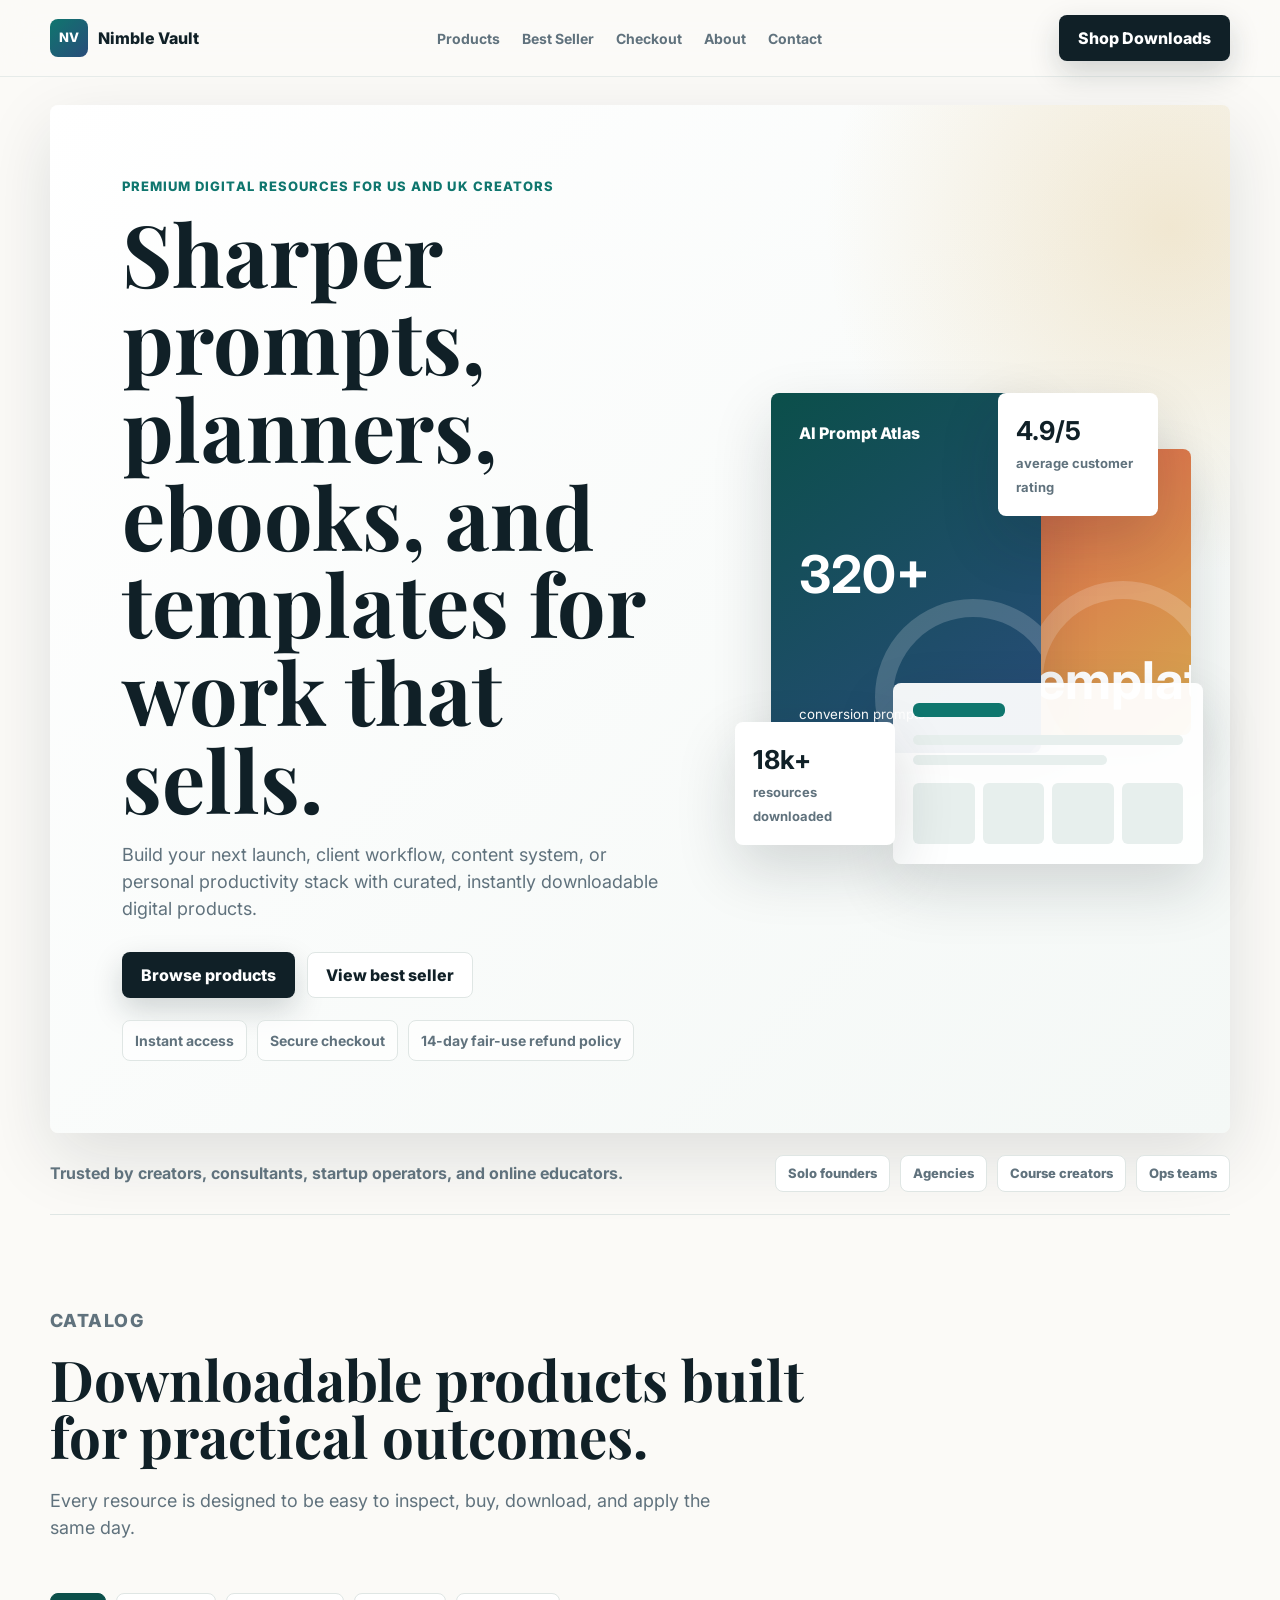
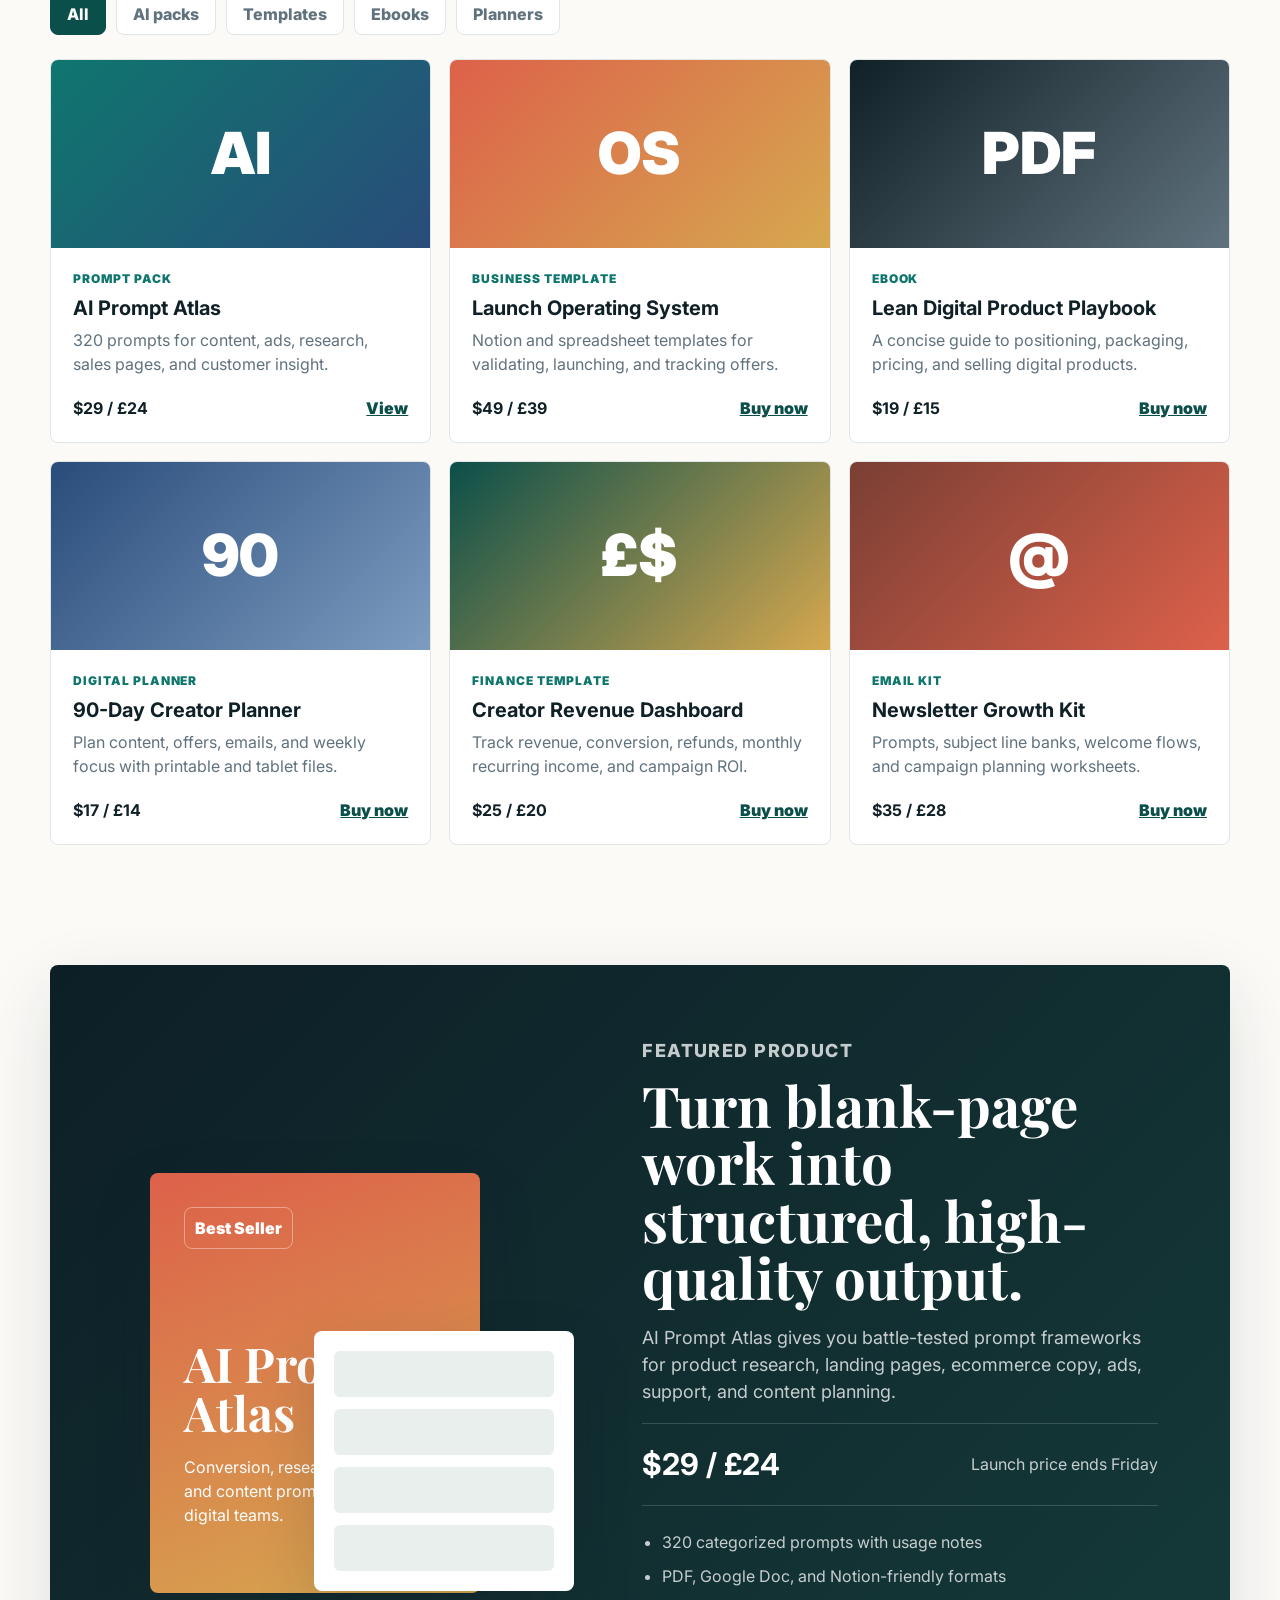
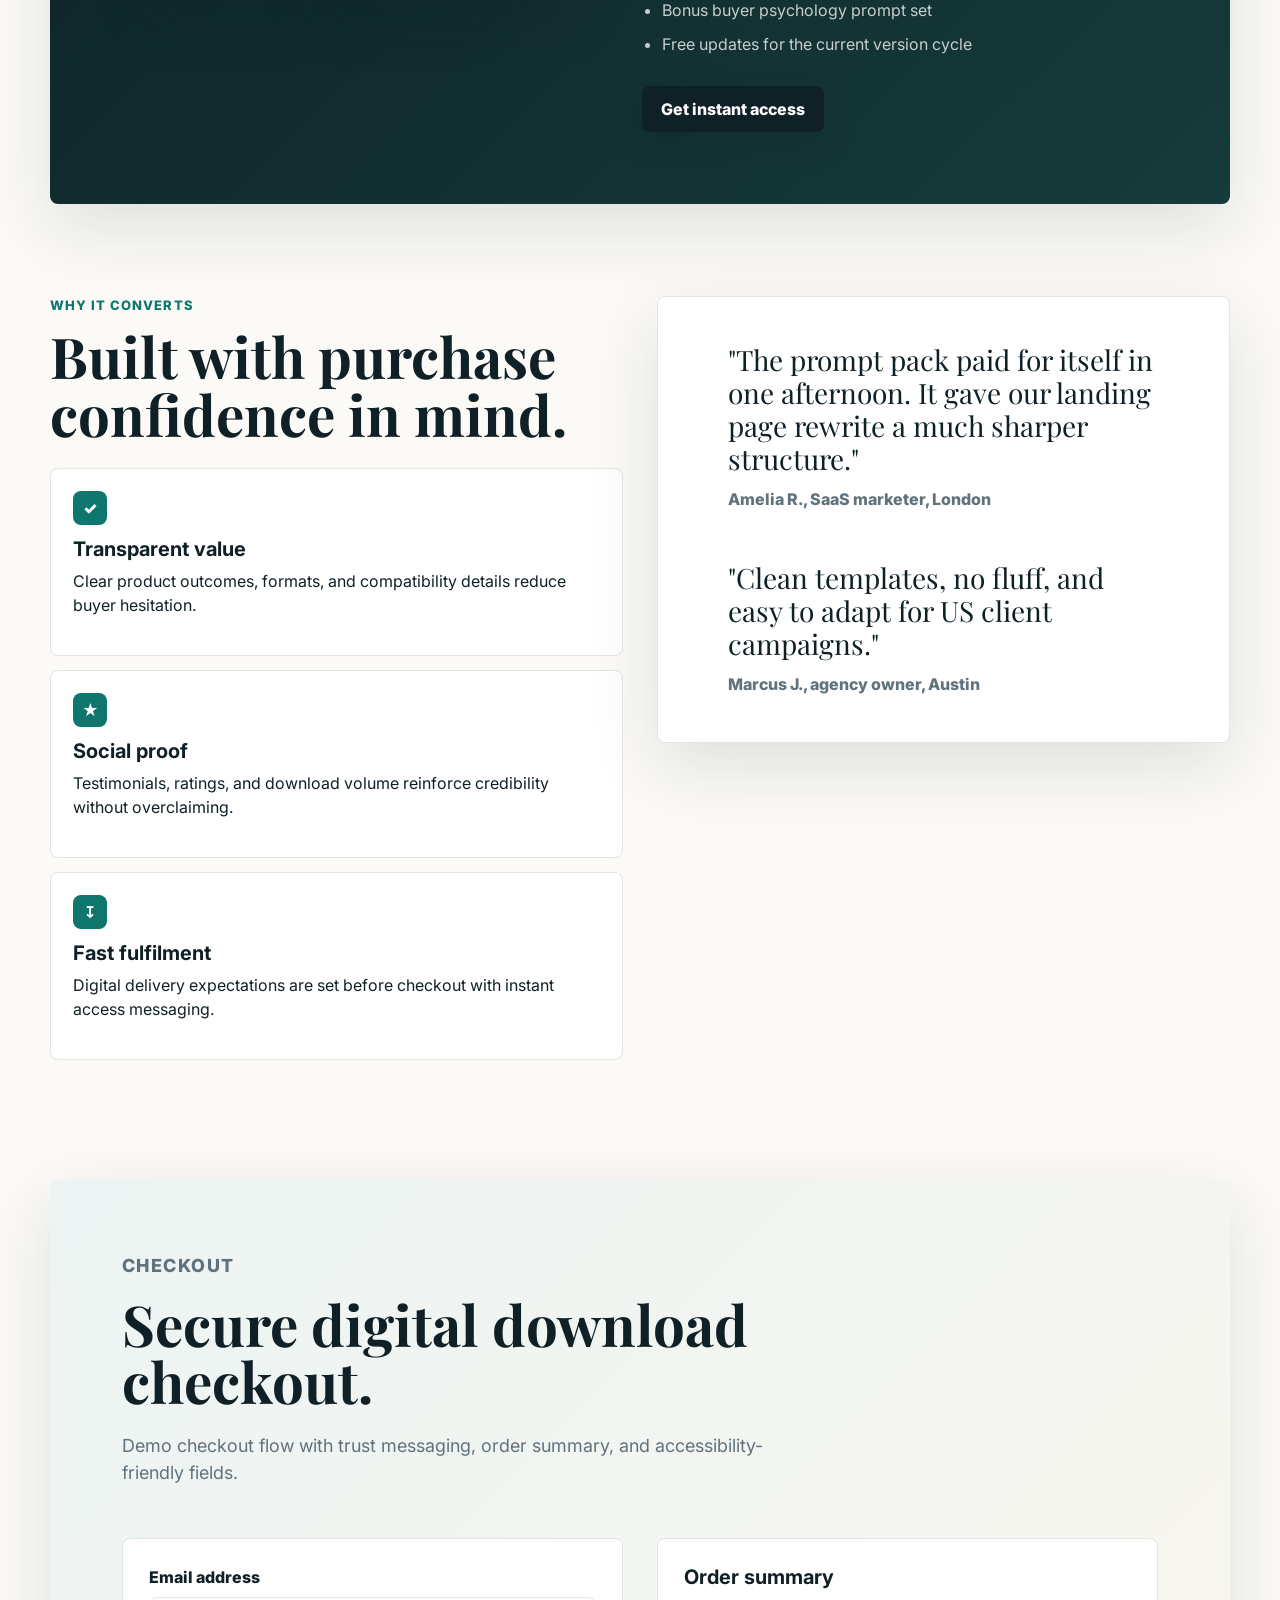
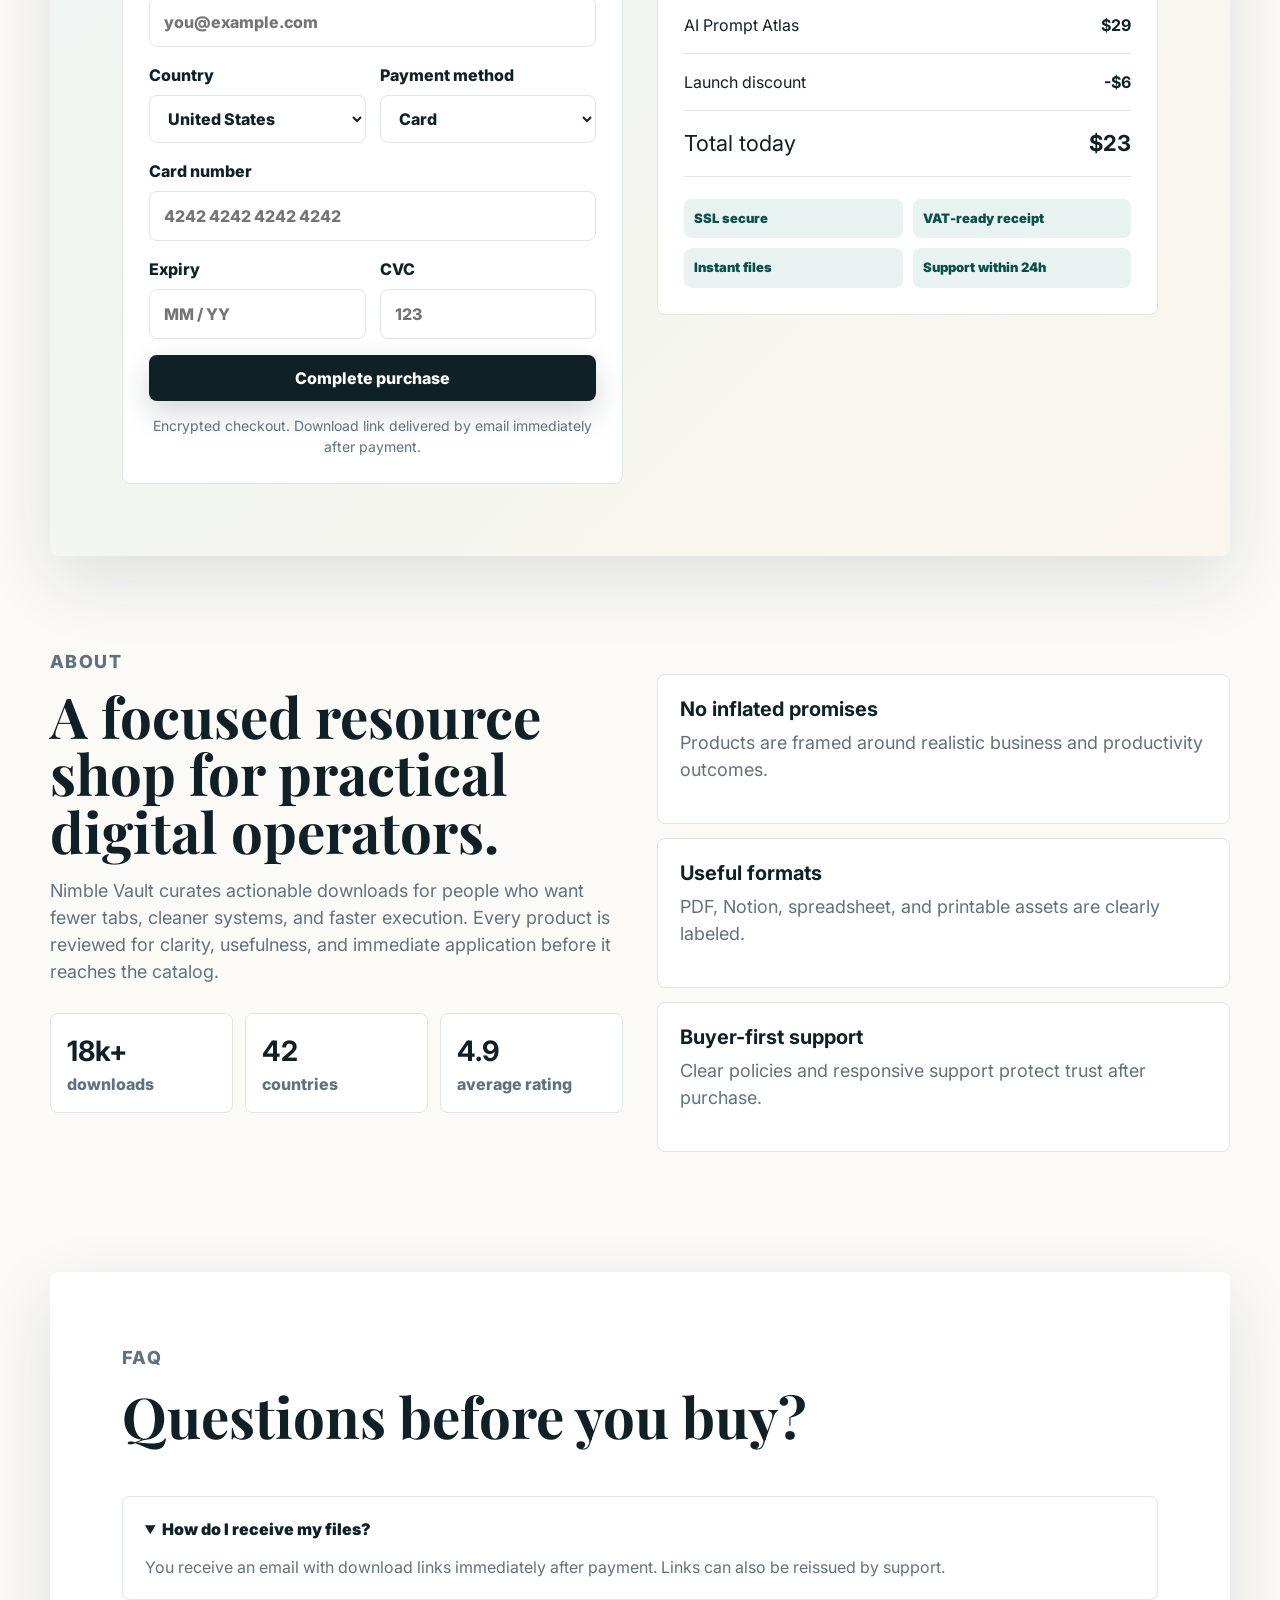
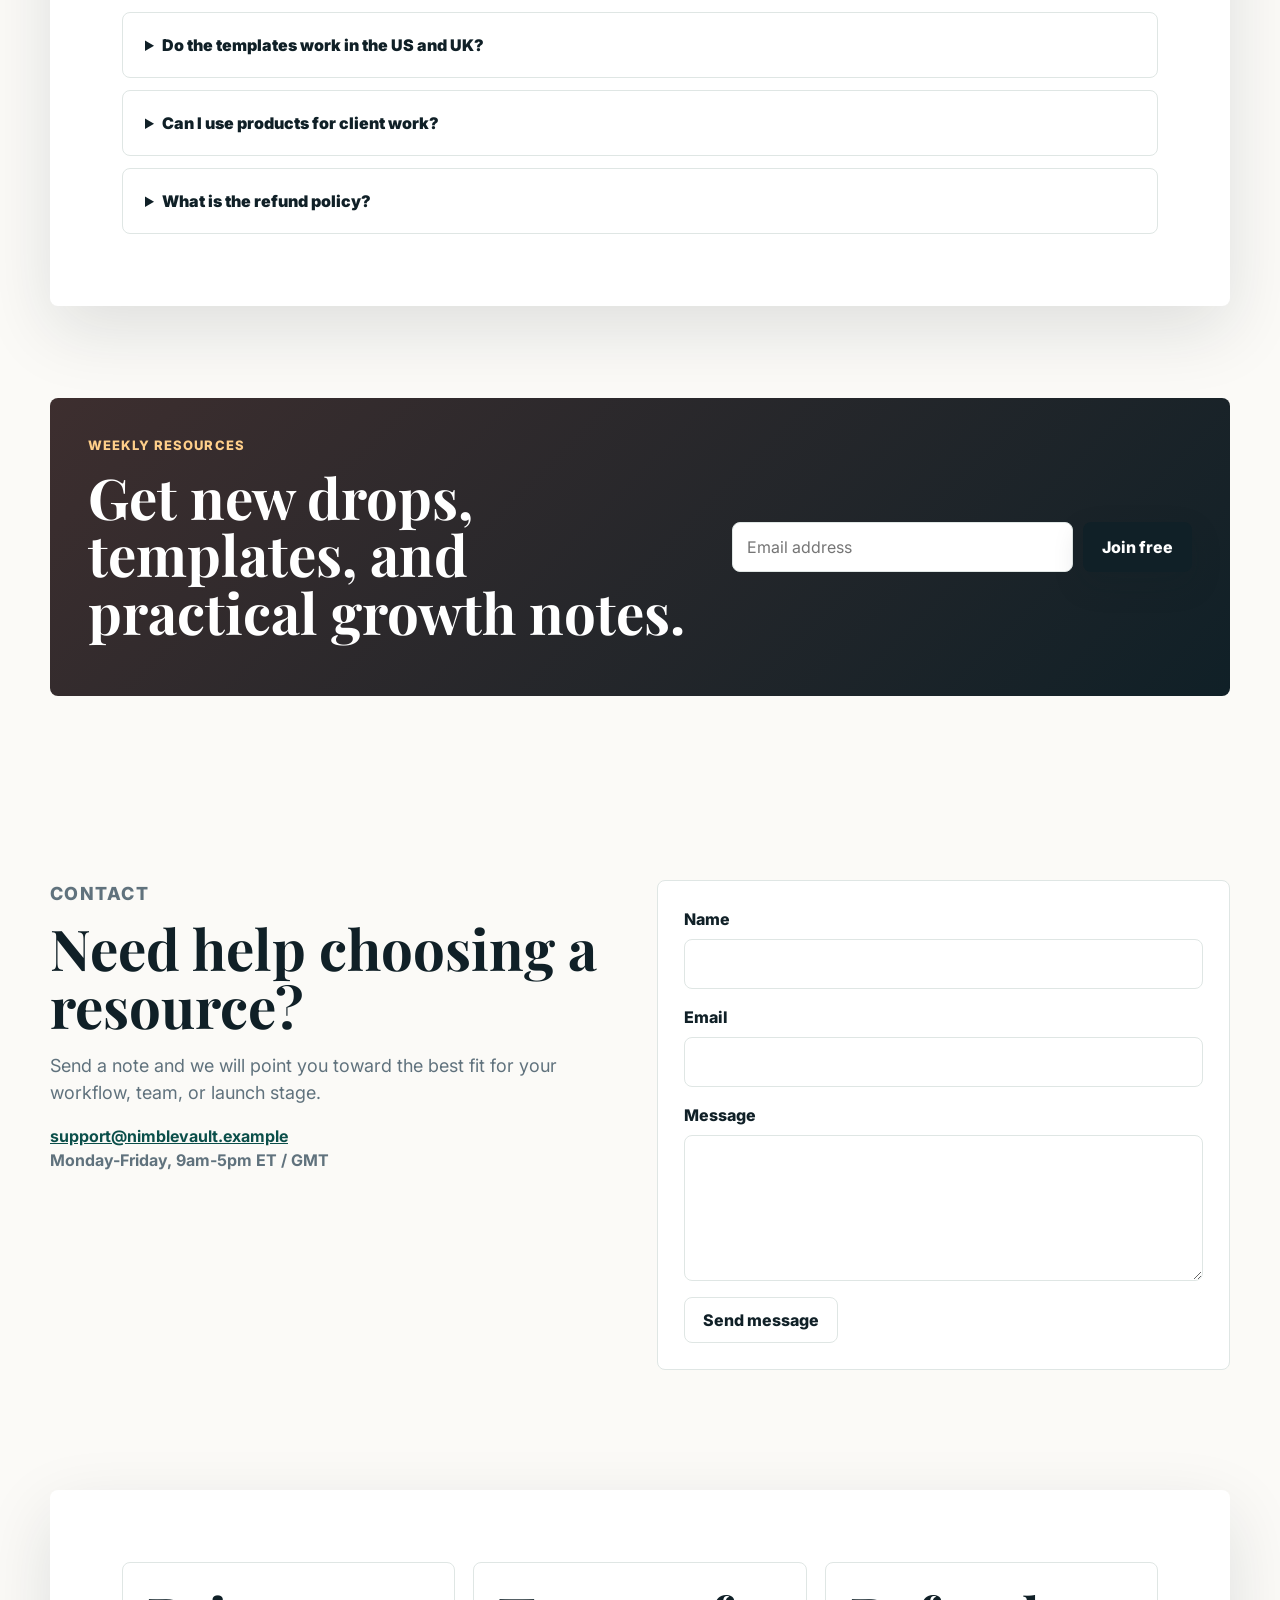
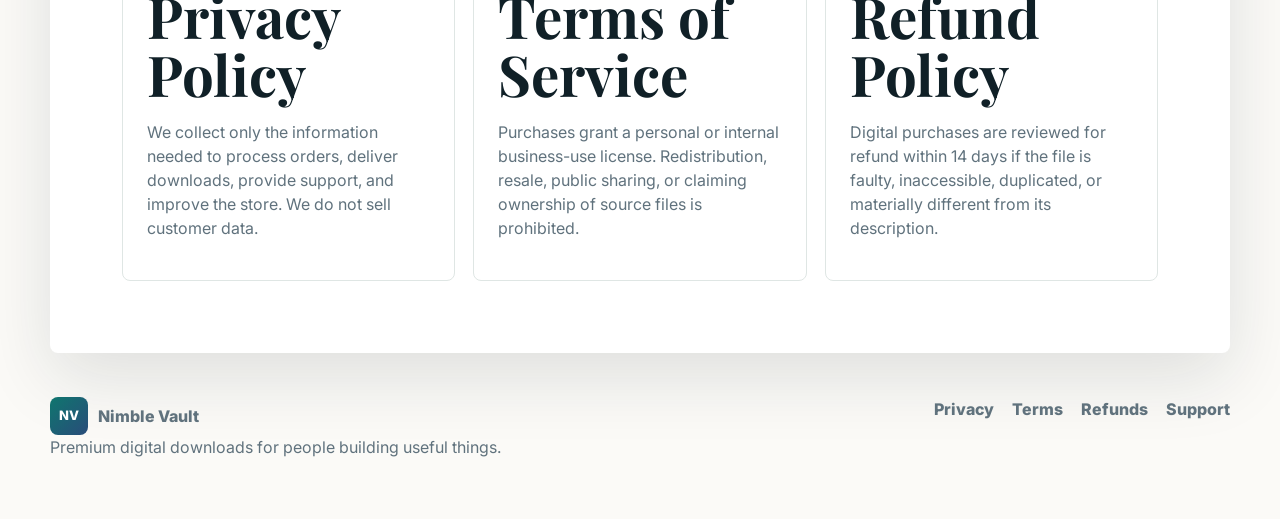
<file: index.html>
<!DOCTYPE html>
<html lang="en">
  <head>
    <meta charset="UTF-8" />
    <meta name="viewport" content="width=device-width, initial-scale=1.0" />
    <meta
      name="description"
      content="Curated AI prompt packs, ebooks, digital planners, and business templates for founders, creators, and modern teams."
    />
    <meta name="theme-color" content="#0b1820" />
    <meta property="og:title" content="Nimble Vault - Premium Digital Products" />
    <meta
      property="og:description"
      content="Download-ready resources built to help you ship better work faster."
    />
    <meta property="og:type" content="website" />
    <title>Nimble Vault | Premium Digital Products</title>
    <link rel="preconnect" href="https://fonts.googleapis.com" />
    <link rel="preconnect" href="https://fonts.gstatic.com" crossorigin />
    <link
      href="https://fonts.googleapis.com/css2?family=Inter:wght@400;500;600;700;800&family=Playfair+Display:wght@700&display=swap"
      rel="stylesheet"
    />
    <link rel="stylesheet" href="styles.css" />
  </head>
  <body>
    <a class="skip-link" href="#main">Skip to content</a>
    <header class="site-header" data-header>
      <nav class="nav" aria-label="Primary navigation">
        <a class="brand" href="#home" aria-label="Nimble Vault home">
          <span class="brand-mark" aria-hidden="true">NV</span>
          <span>Nimble Vault</span>
        </a>
        <button class="nav-toggle" type="button" aria-expanded="false" aria-controls="navMenu">
          <span class="sr-only">Open navigation</span>
          <span></span>
          <span></span>
          <span></span>
        </button>
        <div class="nav-menu" id="navMenu">
          <a href="catalog.html">Products</a>
          <a href="product-ai-prompt-atlas.html">Best Seller</a>
          <a href="checkout.html">Checkout</a>
          <a href="about.html">About</a>
          <a href="contact.html">Contact</a>
        </div>
        <a class="nav-cta" href="#catalog">Shop Downloads</a>
      </nav>
    </header>

    <main id="main">
      <section class="hero section-band" id="home">
        <div class="hero-copy reveal">
          <p class="eyebrow">Premium digital resources for US and UK creators</p>
          <h1>Sharper prompts, planners, ebooks, and templates for work that sells.</h1>
          <p class="hero-text">
            Build your next launch, client workflow, content system, or personal productivity stack with curated, instantly downloadable digital products.
          </p>
          <div class="hero-actions">
            <a class="button button-primary" href="#catalog">Browse products</a>
            <a class="button button-secondary" href="#product">View best seller</a>
          </div>
          <ul class="trust-strip" aria-label="Store assurances">
            <li>Instant access</li>
            <li>Secure checkout</li>
            <li>14-day fair-use refund policy</li>
          </ul>
        </div>

        <div class="hero-visual reveal" aria-label="Digital product bundle mockup">
          <div class="mockup-stack">
            <div class="product-cover cover-main">
              <span>AI Prompt Atlas</span>
              <strong>320+</strong>
              <small>conversion prompts</small>
            </div>
            <div class="product-cover cover-side">
              <span>Launch OS</span>
              <strong>Templates</strong>
            </div>
            <div class="screen-card">
              <div class="screen-top"></div>
              <div class="screen-line wide"></div>
              <div class="screen-line"></div>
              <div class="screen-grid">
                <span></span><span></span><span></span><span></span>
              </div>
            </div>
          </div>
          <div class="metric-card metric-one">
            <strong>4.9/5</strong>
            <span>average customer rating</span>
          </div>
          <div class="metric-card metric-two">
            <strong>18k+</strong>
            <span>resources downloaded</span>
          </div>
        </div>
      </section>

      <section class="proof-bar" aria-label="Customer proof">
        <p>Trusted by creators, consultants, startup operators, and online educators.</p>
        <div class="logo-row" aria-label="Audience groups">
          <span>Solo founders</span>
          <span>Agencies</span>
          <span>Course creators</span>
          <span>Ops teams</span>
        </div>
      </section>

      <section class="section" id="catalog">
        <div class="section-heading reveal">
          <p class="eyebrow">Catalog</p>
          <h2>Downloadable products built for practical outcomes.</h2>
          <p>
            Every resource is designed to be easy to inspect, buy, download, and apply the same day.
          </p>
        </div>
        <div class="catalog-tools reveal" aria-label="Product filters">
          <button class="filter-button active" type="button" data-filter="all">All</button>
          <button class="filter-button" type="button" data-filter="ai">AI packs</button>
          <button class="filter-button" type="button" data-filter="templates">Templates</button>
          <button class="filter-button" type="button" data-filter="ebooks">Ebooks</button>
          <button class="filter-button" type="button" data-filter="planners">Planners</button>
        </div>
        <div class="product-grid">
          <article class="product-card reveal" data-category="ai">
            <div class="product-art art-ai"><span>AI</span></div>
            <div class="product-body">
              <p class="product-type">Prompt pack</p>
              <h3>AI Prompt Atlas</h3>
              <p>320 prompts for content, ads, research, sales pages, and customer insight.</p>
              <div class="card-footer">
                <strong>$29 / £24</strong>
              <a href="product-ai-prompt-atlas.html">View</a>
              </div>
            </div>
          </article>
          <article class="product-card reveal" data-category="templates">
            <div class="product-art art-template"><span>OS</span></div>
            <div class="product-body">
              <p class="product-type">Business template</p>
              <h3>Launch Operating System</h3>
              <p>Notion and spreadsheet templates for validating, launching, and tracking offers.</p>
              <div class="card-footer">
                <strong>$49 / £39</strong>
                <a href="#checkout">Buy now</a>
              </div>
            </div>
          </article>
          <article class="product-card reveal" data-category="ebooks">
            <div class="product-art art-ebook"><span>PDF</span></div>
            <div class="product-body">
              <p class="product-type">Ebook</p>
              <h3>Lean Digital Product Playbook</h3>
              <p>A concise guide to positioning, packaging, pricing, and selling digital products.</p>
              <div class="card-footer">
                <strong>$19 / £15</strong>
                <a href="#checkout">Buy now</a>
              </div>
            </div>
          </article>
          <article class="product-card reveal" data-category="planners">
            <div class="product-art art-planner"><span>90</span></div>
            <div class="product-body">
              <p class="product-type">Digital planner</p>
              <h3>90-Day Creator Planner</h3>
              <p>Plan content, offers, emails, and weekly focus with printable and tablet files.</p>
              <div class="card-footer">
                <strong>$17 / £14</strong>
                <a href="#checkout">Buy now</a>
              </div>
            </div>
          </article>
          <article class="product-card reveal" data-category="templates">
            <div class="product-art art-finance"><span>£$</span></div>
            <div class="product-body">
              <p class="product-type">Finance template</p>
              <h3>Creator Revenue Dashboard</h3>
              <p>Track revenue, conversion, refunds, monthly recurring income, and campaign ROI.</p>
              <div class="card-footer">
                <strong>$25 / £20</strong>
                <a href="#checkout">Buy now</a>
              </div>
            </div>
          </article>
          <article class="product-card reveal" data-category="ai">
            <div class="product-art art-email"><span>@</span></div>
            <div class="product-body">
              <p class="product-type">Email kit</p>
              <h3>Newsletter Growth Kit</h3>
              <p>Prompts, subject line banks, welcome flows, and campaign planning worksheets.</p>
              <div class="card-footer">
                <strong>$35 / £28</strong>
                <a href="#checkout">Buy now</a>
              </div>
            </div>
          </article>
        </div>
      </section>

      <section class="product-detail section-band" id="product">
        <div class="detail-media reveal" aria-label="AI Prompt Atlas preview">
          <div class="detail-cover">
            <span>Best Seller</span>
            <h2>AI Prompt Atlas</h2>
            <p>Conversion, research, strategy, and content prompts for modern digital teams.</p>
          </div>
          <div class="preview-sheet">
            <span></span><span></span><span></span><span></span>
          </div>
        </div>
        <div class="detail-copy reveal">
          <p class="eyebrow">Featured product</p>
          <h2>Turn blank-page work into structured, high-quality output.</h2>
          <p>
            AI Prompt Atlas gives you battle-tested prompt frameworks for product research, landing pages, ecommerce copy, ads, support, and content planning.
          </p>
          <div class="price-row">
            <strong>$29 / £24</strong>
            <span>Launch price ends Friday</span>
          </div>
          <ul class="feature-list">
            <li>320 categorized prompts with usage notes</li>
            <li>PDF, Google Doc, and Notion-friendly formats</li>
            <li>Bonus buyer psychology prompt set</li>
            <li>Free updates for the current version cycle</li>
          </ul>
          <a class="button button-primary" href="#checkout">Get instant access</a>
        </div>
      </section>

      <section class="section split-section">
        <div class="reveal">
          <p class="eyebrow">Why it converts</p>
          <h2>Built with purchase confidence in mind.</h2>
          <div class="benefit-list">
            <article>
              <span class="icon" aria-hidden="true">✓</span>
              <h3>Transparent value</h3>
              <p>Clear product outcomes, formats, and compatibility details reduce buyer hesitation.</p>
            </article>
            <article>
              <span class="icon" aria-hidden="true">★</span>
              <h3>Social proof</h3>
              <p>Testimonials, ratings, and download volume reinforce credibility without overclaiming.</p>
            </article>
            <article>
              <span class="icon" aria-hidden="true">↧</span>
              <h3>Fast fulfilment</h3>
              <p>Digital delivery expectations are set before checkout with instant access messaging.</p>
            </article>
          </div>
        </div>
        <aside class="testimonial-panel reveal" aria-label="Customer testimonials">
          <figure>
            <blockquote>
              "The prompt pack paid for itself in one afternoon. It gave our landing page rewrite a much sharper structure."
            </blockquote>
            <figcaption>Amelia R., SaaS marketer, London</figcaption>
          </figure>
          <figure>
            <blockquote>
              "Clean templates, no fluff, and easy to adapt for US client campaigns."
            </blockquote>
            <figcaption>Marcus J., agency owner, Austin</figcaption>
          </figure>
        </aside>
      </section>

      <section class="checkout section-band" id="checkout">
        <div class="section-heading reveal">
          <p class="eyebrow">Checkout</p>
          <h2>Secure digital download checkout.</h2>
          <p>Demo checkout flow with trust messaging, order summary, and accessibility-friendly fields.</p>
        </div>
        <div class="checkout-layout">
          <form class="checkout-form reveal" aria-label="Checkout form">
            <label>
              Email address
              <input type="email" name="email" autocomplete="email" placeholder="you@example.com" required />
            </label>
            <div class="form-grid">
              <label>
                Country
                <select name="country" required>
                  <option>United States</option>
                  <option>United Kingdom</option>
                  <option>Canada</option>
                  <option>Australia</option>
                </select>
              </label>
              <label>
                Payment method
                <select name="payment" required>
                  <option>Card</option>
                  <option>PayPal</option>
                  <option>Apple Pay</option>
                  <option>Google Pay</option>
                </select>
              </label>
            </div>
            <label>
              Card number
              <input inputmode="numeric" autocomplete="cc-number" placeholder="4242 4242 4242 4242" required />
            </label>
            <div class="form-grid">
              <label>
                Expiry
                <input inputmode="numeric" autocomplete="cc-exp" placeholder="MM / YY" required />
              </label>
              <label>
                CVC
                <input inputmode="numeric" autocomplete="cc-csc" placeholder="123" required />
              </label>
            </div>
            <button class="button button-primary full-width" type="submit">Complete purchase</button>
            <p class="secure-note">Encrypted checkout. Download link delivered by email immediately after payment.</p>
          </form>
          <aside class="order-summary reveal" aria-label="Order summary">
            <h3>Order summary</h3>
            <div class="summary-item">
              <span>AI Prompt Atlas</span>
              <strong>$29</strong>
            </div>
            <div class="summary-item">
              <span>Launch discount</span>
              <strong>-$6</strong>
            </div>
            <div class="summary-total">
              <span>Total today</span>
              <strong>$23</strong>
            </div>
            <div class="badge-grid" aria-label="Trust badges">
              <span>SSL secure</span>
              <span>VAT-ready receipt</span>
              <span>Instant files</span>
              <span>Support within 24h</span>
            </div>
          </aside>
        </div>
      </section>

      <section class="section" id="about">
        <div class="about-layout">
          <div class="reveal">
            <p class="eyebrow">About</p>
            <h2>A focused resource shop for practical digital operators.</h2>
            <p>
              Nimble Vault curates actionable downloads for people who want fewer tabs, cleaner systems, and faster execution. Every product is reviewed for clarity, usefulness, and immediate application before it reaches the catalog.
            </p>
            <div class="stats">
              <span><strong>18k+</strong> downloads</span>
              <span><strong>42</strong> countries</span>
              <span><strong>4.9</strong> average rating</span>
            </div>
          </div>
          <div class="values reveal">
            <article>
              <h3>No inflated promises</h3>
              <p>Products are framed around realistic business and productivity outcomes.</p>
            </article>
            <article>
              <h3>Useful formats</h3>
              <p>PDF, Notion, spreadsheet, and printable assets are clearly labeled.</p>
            </article>
            <article>
              <h3>Buyer-first support</h3>
              <p>Clear policies and responsive support protect trust after purchase.</p>
            </article>
          </div>
        </div>
      </section>

      <section class="faq section-band" aria-label="Frequently asked questions">
        <div class="section-heading reveal">
          <p class="eyebrow">FAQ</p>
          <h2>Questions before you buy?</h2>
        </div>
        <div class="faq-list reveal">
          <details open>
            <summary>How do I receive my files?</summary>
            <p>You receive an email with download links immediately after payment. Links can also be reissued by support.</p>
          </details>
          <details>
            <summary>Do the templates work in the US and UK?</summary>
            <p>Yes. Products avoid region-specific legal or tax advice unless clearly labeled, and prices are shown in USD and GBP.</p>
          </details>
          <details>
            <summary>Can I use products for client work?</summary>
            <p>Yes, unless a product states otherwise. Reselling, redistributing, or repackaging the files is not permitted.</p>
          </details>
          <details>
            <summary>What is the refund policy?</summary>
            <p>Because files are digital, refunds are considered within 14 days when a product is faulty, misdescribed, or inaccessible.</p>
          </details>
        </div>
      </section>

      <section class="newsletter section" aria-label="Newsletter signup">
        <div class="newsletter-box reveal">
          <div>
            <p class="eyebrow">Weekly resources</p>
            <h2>Get new drops, templates, and practical growth notes.</h2>
          </div>
          <form class="newsletter-form">
            <label class="sr-only" for="newsletterEmail">Email address</label>
            <input id="newsletterEmail" type="email" placeholder="Email address" required />
            <button class="button button-primary" type="submit">Join free</button>
          </form>
        </div>
      </section>

      <section class="section" id="contact">
        <div class="contact-layout">
          <div class="reveal">
            <p class="eyebrow">Contact</p>
            <h2>Need help choosing a resource?</h2>
            <p>Send a note and we will point you toward the best fit for your workflow, team, or launch stage.</p>
            <address>
              <a href="mailto:support@nimblevault.example">support@nimblevault.example</a><br />
              Monday-Friday, 9am-5pm ET / GMT
            </address>
          </div>
          <form class="contact-form reveal">
            <label>
              Name
              <input type="text" name="name" autocomplete="name" required />
            </label>
            <label>
              Email
              <input type="email" name="contact-email" autocomplete="email" required />
            </label>
            <label>
              Message
              <textarea name="message" rows="5" required></textarea>
            </label>
            <button class="button button-secondary" type="submit">Send message</button>
          </form>
        </div>
      </section>

      <section class="policies section-band" aria-label="Store policies">
        <article id="privacy" class="policy-card reveal">
          <h2>Privacy Policy</h2>
          <p>We collect only the information needed to process orders, deliver downloads, provide support, and improve the store. We do not sell customer data.</p>
        </article>
        <article id="terms" class="policy-card reveal">
          <h2>Terms of Service</h2>
          <p>Purchases grant a personal or internal business-use license. Redistribution, resale, public sharing, or claiming ownership of source files is prohibited.</p>
        </article>
        <article id="refund" class="policy-card reveal">
          <h2>Refund Policy</h2>
          <p>Digital purchases are reviewed for refund within 14 days if the file is faulty, inaccessible, duplicated, or materially different from its description.</p>
        </article>
      </section>
    </main>

    <footer class="footer">
      <div>
        <a class="brand" href="#home">
          <span class="brand-mark" aria-hidden="true">NV</span>
          <span>Nimble Vault</span>
        </a>
        <p>Premium digital downloads for people building useful things.</p>
      </div>
      <nav aria-label="Footer navigation">
        <a href="privacy.html">Privacy</a>
        <a href="terms.html">Terms</a>
        <a href="refund.html">Refunds</a>
        <a href="contact.html">Support</a>
      </nav>
    </footer>

    <script src="script.js"></script>
  </body>
</html>
</file>
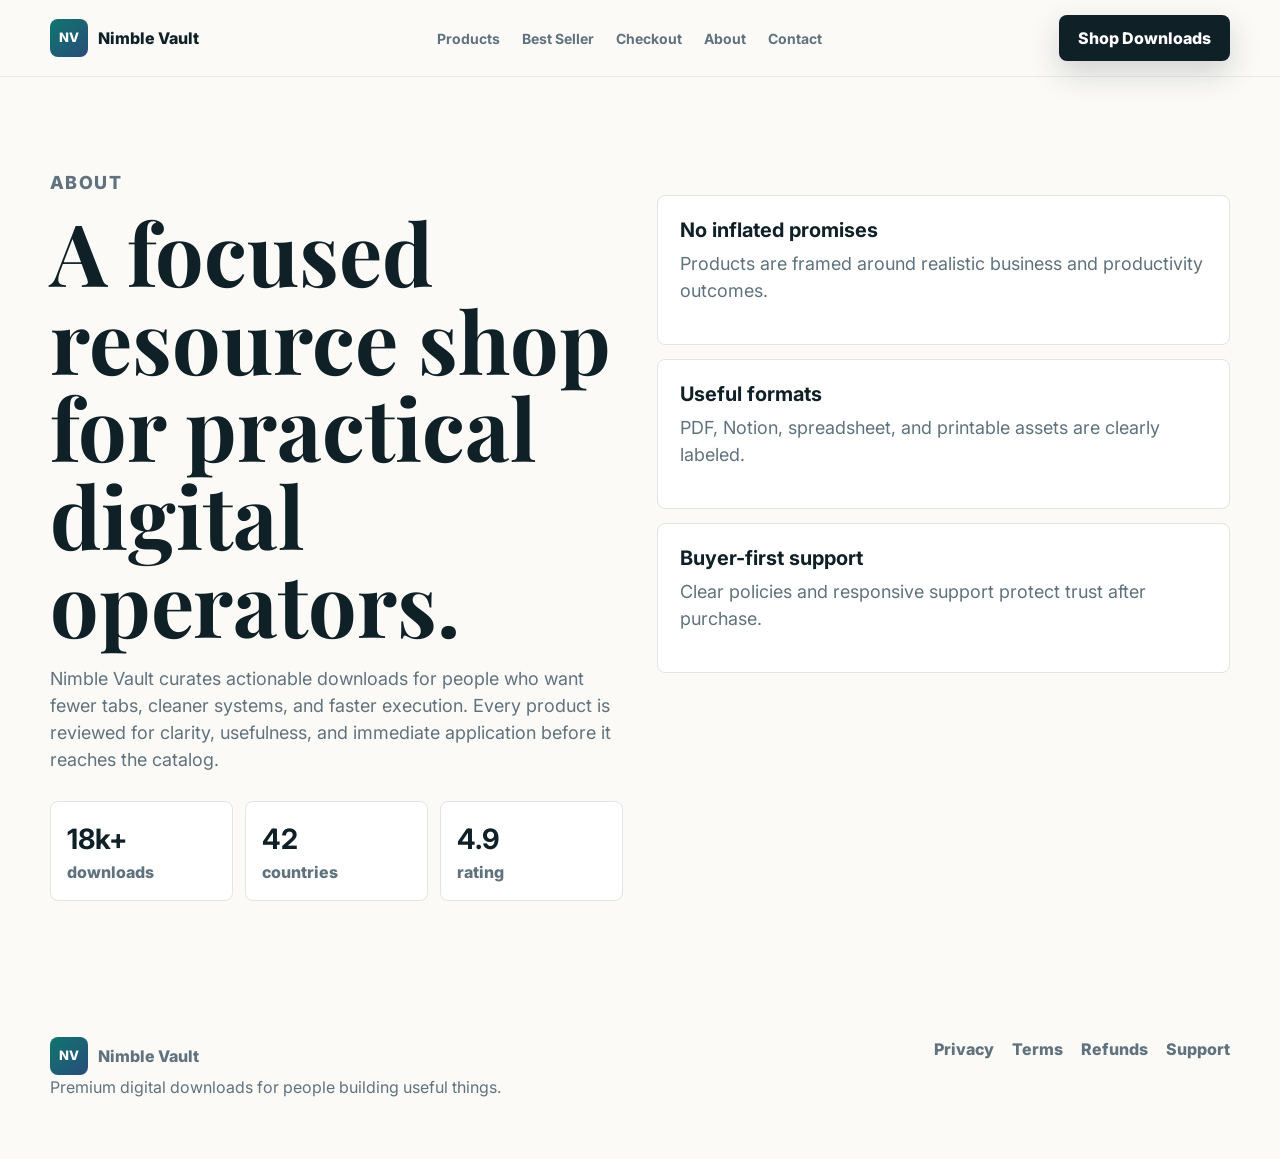
<file: about.html>
<!DOCTYPE html>
<html lang="en">
  <head><meta charset="UTF-8" /><meta name="viewport" content="width=device-width, initial-scale=1.0" /><meta name="description" content="About Nimble Vault, a premium digital resource shop." /><title>About | Nimble Vault</title><link rel="preconnect" href="https://fonts.googleapis.com" /><link rel="preconnect" href="https://fonts.gstatic.com" crossorigin /><link href="https://fonts.googleapis.com/css2?family=Inter:wght@400;500;600;700;800&family=Playfair+Display:wght@700&display=swap" rel="stylesheet" /><link rel="stylesheet" href="styles.css" /></head>
  <body><header class="site-header"><nav class="nav" aria-label="Primary navigation"><a class="brand" href="index.html"><span class="brand-mark" aria-hidden="true">NV</span><span>Nimble Vault</span></a><button class="nav-toggle" type="button" aria-expanded="false" aria-controls="navMenu"><span class="sr-only">Open navigation</span><span></span><span></span><span></span></button><div class="nav-menu" id="navMenu"><a href="catalog.html">Products</a><a href="product-ai-prompt-atlas.html">Best Seller</a><a href="checkout.html">Checkout</a><a href="about.html">About</a><a href="contact.html">Contact</a></div><a class="nav-cta" href="checkout.html">Shop Downloads</a></nav></header><main><section class="section about-layout"><div class="reveal"><p class="eyebrow">About</p><h1>A focused resource shop for practical digital operators.</h1><p>Nimble Vault curates actionable downloads for people who want fewer tabs, cleaner systems, and faster execution. Every product is reviewed for clarity, usefulness, and immediate application before it reaches the catalog.</p><div class="stats"><span><strong>18k+</strong> downloads</span><span><strong>42</strong> countries</span><span><strong>4.9</strong> rating</span></div></div><div class="values reveal"><article><h3>No inflated promises</h3><p>Products are framed around realistic business and productivity outcomes.</p></article><article><h3>Useful formats</h3><p>PDF, Notion, spreadsheet, and printable assets are clearly labeled.</p></article><article><h3>Buyer-first support</h3><p>Clear policies and responsive support protect trust after purchase.</p></article></div></section></main><footer class="footer"><div><a class="brand" href="index.html"><span class="brand-mark" aria-hidden="true">NV</span><span>Nimble Vault</span></a><p>Premium digital downloads for people building useful things.</p></div><nav aria-label="Footer navigation"><a href="privacy.html">Privacy</a><a href="terms.html">Terms</a><a href="refund.html">Refunds</a><a href="contact.html">Support</a></nav></footer><script src="script.js"></script></body>
</html>
</file>
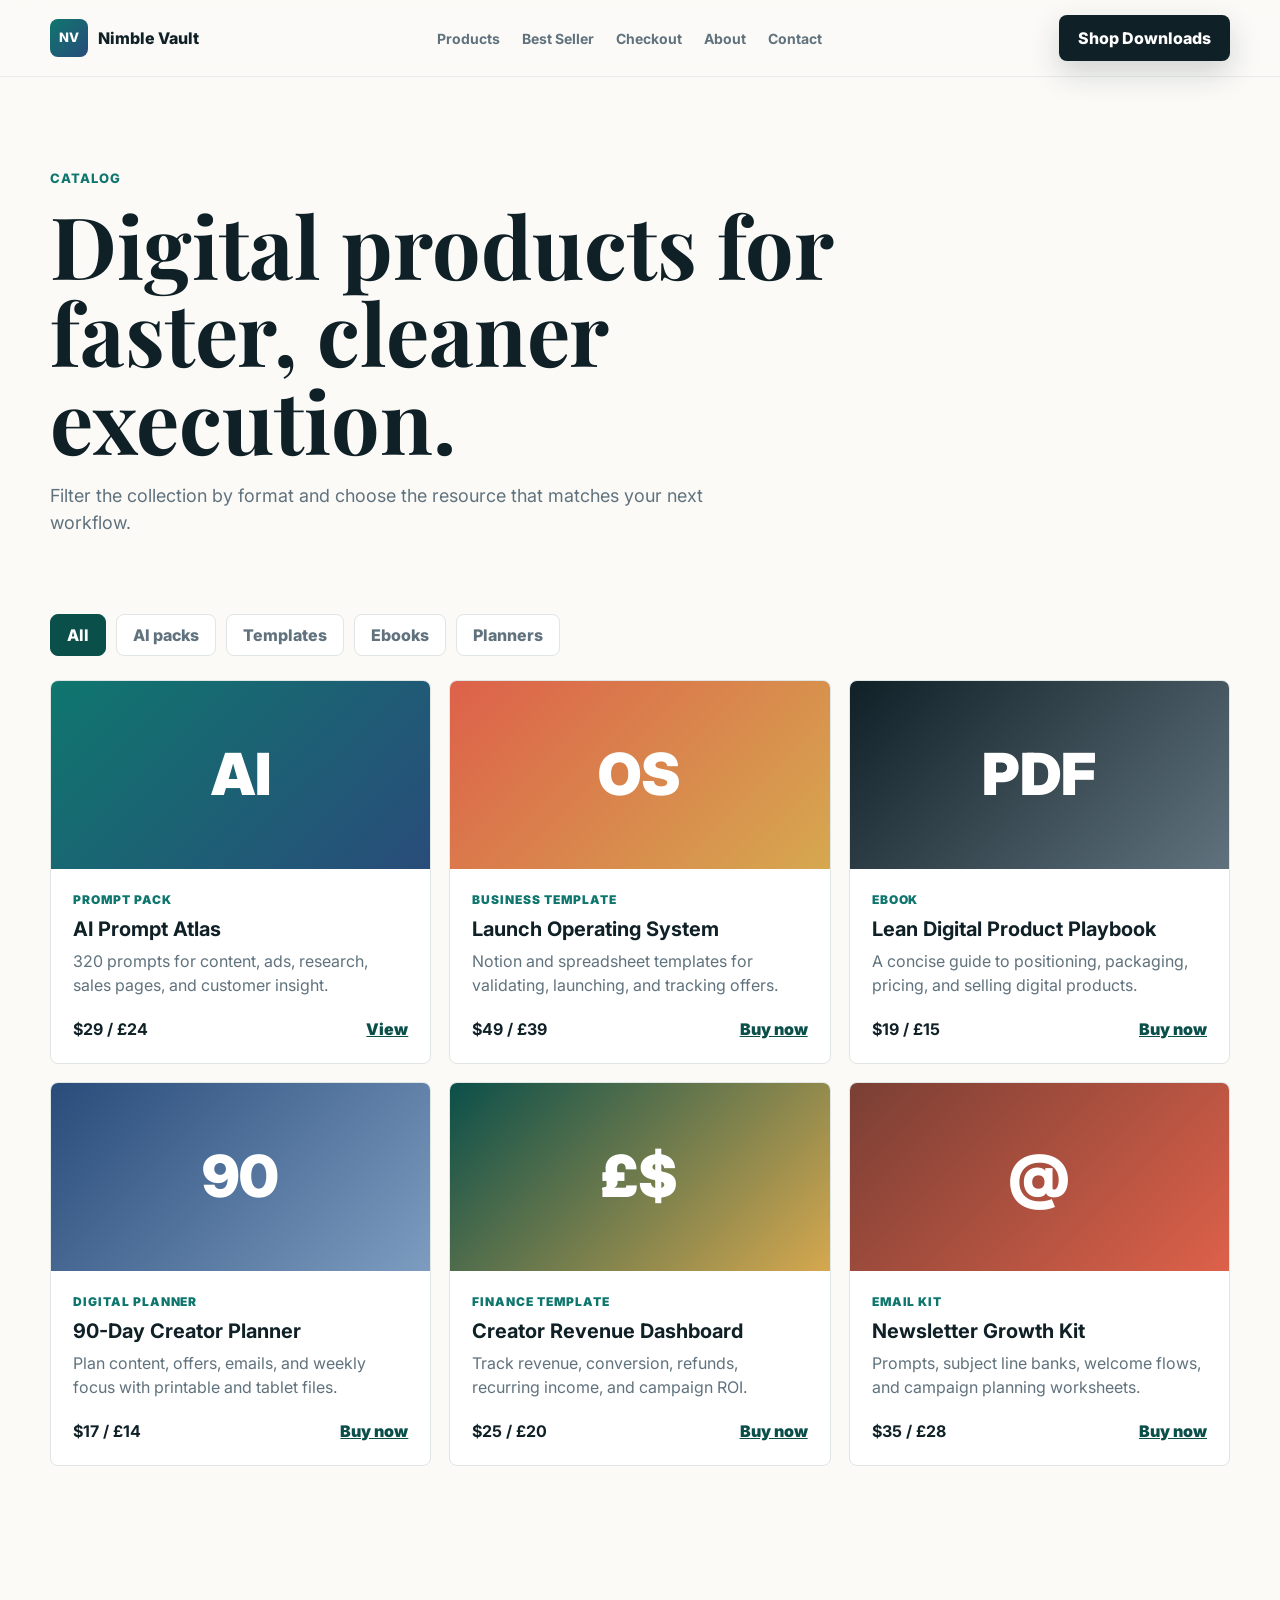
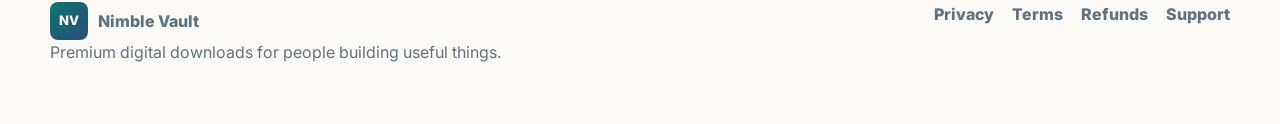
<file: catalog.html>
<!DOCTYPE html>
<html lang="en">
  <head>
    <meta charset="UTF-8" />
    <meta name="viewport" content="width=device-width, initial-scale=1.0" />
    <meta name="description" content="Browse Nimble Vault digital products: AI prompt packs, ebooks, planners, and templates." />
    <title>Catalog | Nimble Vault</title>
    <link rel="preconnect" href="https://fonts.googleapis.com" />
    <link rel="preconnect" href="https://fonts.gstatic.com" crossorigin />
    <link href="https://fonts.googleapis.com/css2?family=Inter:wght@400;500;600;700;800&family=Playfair+Display:wght@700&display=swap" rel="stylesheet" />
    <link rel="stylesheet" href="styles.css" />
  </head>
  <body>
    <header class="site-header" data-header>
      <nav class="nav" aria-label="Primary navigation">
        <a class="brand" href="index.html"><span class="brand-mark" aria-hidden="true">NV</span><span>Nimble Vault</span></a>
        <button class="nav-toggle" type="button" aria-expanded="false" aria-controls="navMenu"><span class="sr-only">Open navigation</span><span></span><span></span><span></span></button>
        <div class="nav-menu" id="navMenu">
          <a href="catalog.html">Products</a>
          <a href="product-ai-prompt-atlas.html">Best Seller</a>
          <a href="checkout.html">Checkout</a>
          <a href="about.html">About</a>
          <a href="contact.html">Contact</a>
        </div>
        <a class="nav-cta" href="checkout.html">Shop Downloads</a>
      </nav>
    </header>
    <main>
      <section class="section page-hero">
        <p class="eyebrow">Catalog</p>
        <h1>Digital products for faster, cleaner execution.</h1>
        <p class="hero-text">Filter the collection by format and choose the resource that matches your next workflow.</p>
      </section>
      <section class="section catalog-page">
        <div class="catalog-tools reveal" aria-label="Product filters">
          <button class="filter-button active" type="button" data-filter="all">All</button>
          <button class="filter-button" type="button" data-filter="ai">AI packs</button>
          <button class="filter-button" type="button" data-filter="templates">Templates</button>
          <button class="filter-button" type="button" data-filter="ebooks">Ebooks</button>
          <button class="filter-button" type="button" data-filter="planners">Planners</button>
        </div>
        <div class="product-grid">
          <article class="product-card reveal" data-category="ai"><div class="product-art art-ai"><span>AI</span></div><div class="product-body"><p class="product-type">Prompt pack</p><h3>AI Prompt Atlas</h3><p>320 prompts for content, ads, research, sales pages, and customer insight.</p><div class="card-footer"><strong>$29 / £24</strong><a href="product-ai-prompt-atlas.html">View</a></div></div></article>
          <article class="product-card reveal" data-category="templates"><div class="product-art art-template"><span>OS</span></div><div class="product-body"><p class="product-type">Business template</p><h3>Launch Operating System</h3><p>Notion and spreadsheet templates for validating, launching, and tracking offers.</p><div class="card-footer"><strong>$49 / £39</strong><a href="checkout.html">Buy now</a></div></div></article>
          <article class="product-card reveal" data-category="ebooks"><div class="product-art art-ebook"><span>PDF</span></div><div class="product-body"><p class="product-type">Ebook</p><h3>Lean Digital Product Playbook</h3><p>A concise guide to positioning, packaging, pricing, and selling digital products.</p><div class="card-footer"><strong>$19 / £15</strong><a href="checkout.html">Buy now</a></div></div></article>
          <article class="product-card reveal" data-category="planners"><div class="product-art art-planner"><span>90</span></div><div class="product-body"><p class="product-type">Digital planner</p><h3>90-Day Creator Planner</h3><p>Plan content, offers, emails, and weekly focus with printable and tablet files.</p><div class="card-footer"><strong>$17 / £14</strong><a href="checkout.html">Buy now</a></div></div></article>
          <article class="product-card reveal" data-category="templates"><div class="product-art art-finance"><span>£$</span></div><div class="product-body"><p class="product-type">Finance template</p><h3>Creator Revenue Dashboard</h3><p>Track revenue, conversion, refunds, recurring income, and campaign ROI.</p><div class="card-footer"><strong>$25 / £20</strong><a href="checkout.html">Buy now</a></div></div></article>
          <article class="product-card reveal" data-category="ai"><div class="product-art art-email"><span>@</span></div><div class="product-body"><p class="product-type">Email kit</p><h3>Newsletter Growth Kit</h3><p>Prompts, subject line banks, welcome flows, and campaign planning worksheets.</p><div class="card-footer"><strong>$35 / £28</strong><a href="checkout.html">Buy now</a></div></div></article>
        </div>
      </section>
    </main>
    <footer class="footer"><div><a class="brand" href="index.html"><span class="brand-mark" aria-hidden="true">NV</span><span>Nimble Vault</span></a><p>Premium digital downloads for people building useful things.</p></div><nav aria-label="Footer navigation"><a href="privacy.html">Privacy</a><a href="terms.html">Terms</a><a href="refund.html">Refunds</a><a href="contact.html">Support</a></nav></footer>
    <script src="script.js"></script>
  </body>
</html>
</file>
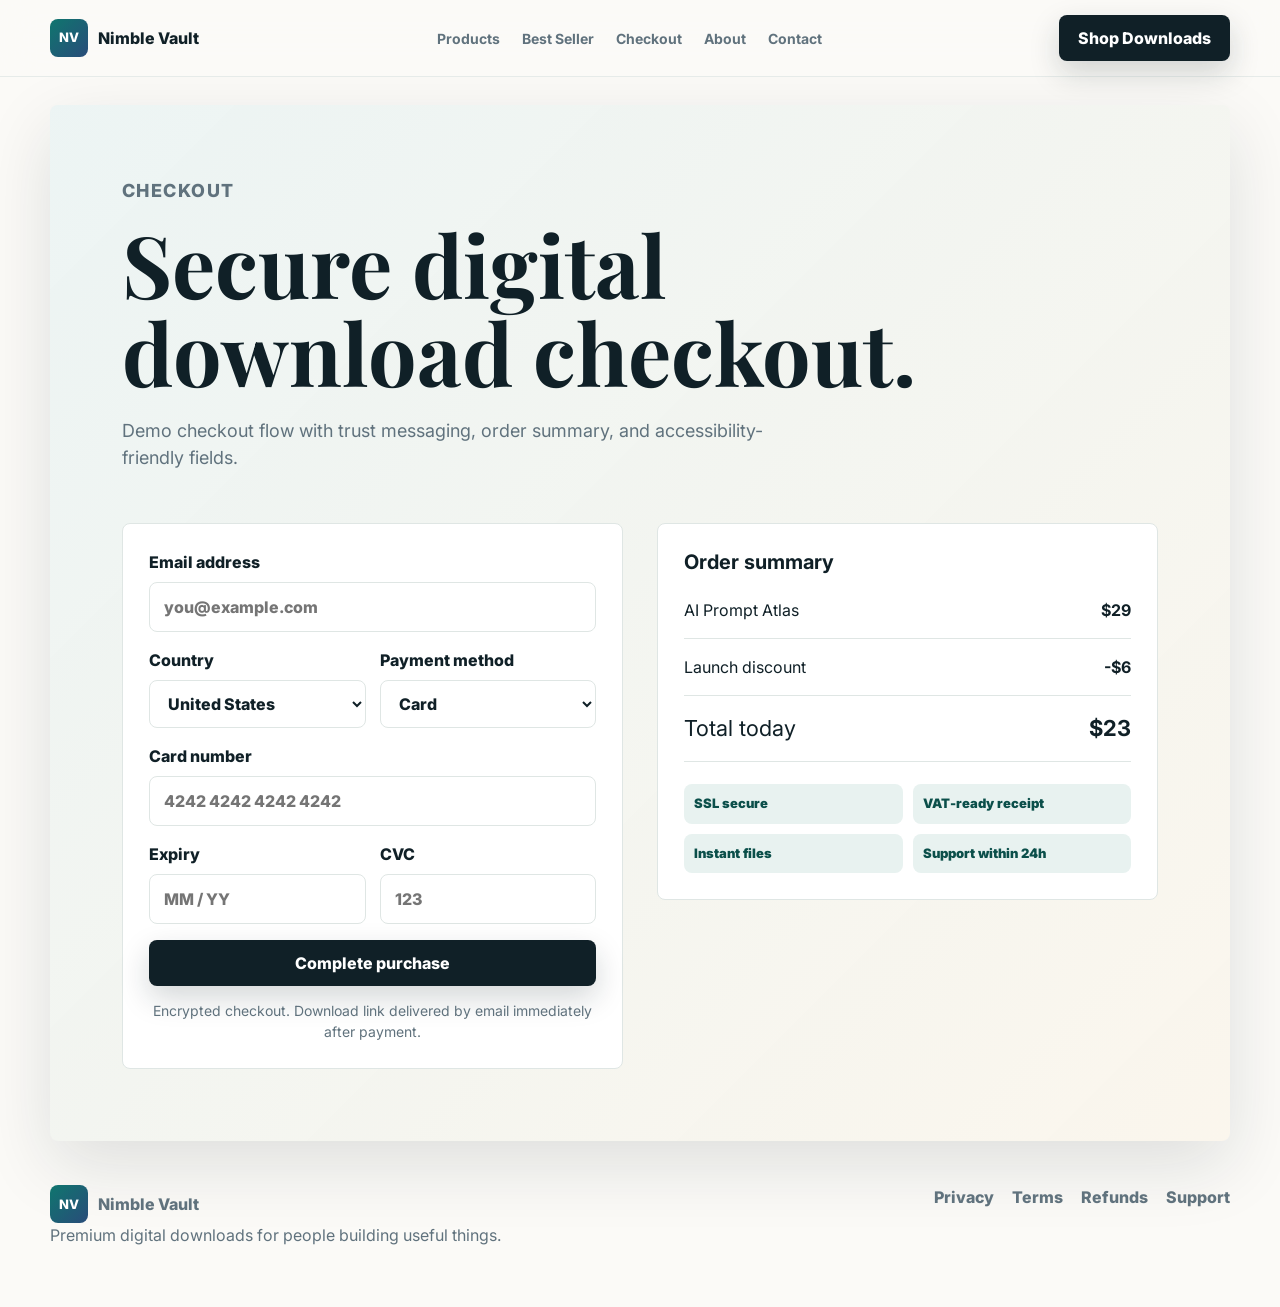
<file: checkout.html>
<!DOCTYPE html>
<html lang="en">
  <head><meta charset="UTF-8" /><meta name="viewport" content="width=device-width, initial-scale=1.0" /><meta name="description" content="Secure checkout for Nimble Vault digital downloads." /><title>Checkout | Nimble Vault</title><link rel="preconnect" href="https://fonts.googleapis.com" /><link rel="preconnect" href="https://fonts.gstatic.com" crossorigin /><link href="https://fonts.googleapis.com/css2?family=Inter:wght@400;500;600;700;800&family=Playfair+Display:wght@700&display=swap" rel="stylesheet" /><link rel="stylesheet" href="styles.css" /></head>
  <body>
    <header class="site-header"><nav class="nav" aria-label="Primary navigation"><a class="brand" href="index.html"><span class="brand-mark" aria-hidden="true">NV</span><span>Nimble Vault</span></a><button class="nav-toggle" type="button" aria-expanded="false" aria-controls="navMenu"><span class="sr-only">Open navigation</span><span></span><span></span><span></span></button><div class="nav-menu" id="navMenu"><a href="catalog.html">Products</a><a href="product-ai-prompt-atlas.html">Best Seller</a><a href="checkout.html">Checkout</a><a href="about.html">About</a><a href="contact.html">Contact</a></div><a class="nav-cta" href="checkout.html">Shop Downloads</a></nav></header>
    <main><section class="checkout section-band" id="checkout"><div class="section-heading reveal"><p class="eyebrow">Checkout</p><h1>Secure digital download checkout.</h1><p>Demo checkout flow with trust messaging, order summary, and accessibility-friendly fields.</p></div><div class="checkout-layout"><form class="checkout-form reveal" aria-label="Checkout form"><label>Email address<input type="email" name="email" autocomplete="email" placeholder="you@example.com" required /></label><div class="form-grid"><label>Country<select name="country" required><option>United States</option><option>United Kingdom</option><option>Canada</option><option>Australia</option></select></label><label>Payment method<select name="payment" required><option>Card</option><option>PayPal</option><option>Apple Pay</option><option>Google Pay</option></select></label></div><label>Card number<input inputmode="numeric" autocomplete="cc-number" placeholder="4242 4242 4242 4242" required /></label><div class="form-grid"><label>Expiry<input inputmode="numeric" autocomplete="cc-exp" placeholder="MM / YY" required /></label><label>CVC<input inputmode="numeric" autocomplete="cc-csc" placeholder="123" required /></label></div><button class="button button-primary full-width" type="submit">Complete purchase</button><p class="secure-note">Encrypted checkout. Download link delivered by email immediately after payment.</p></form><aside class="order-summary reveal" aria-label="Order summary"><h3>Order summary</h3><div class="summary-item"><span>AI Prompt Atlas</span><strong>$29</strong></div><div class="summary-item"><span>Launch discount</span><strong>-$6</strong></div><div class="summary-total"><span>Total today</span><strong>$23</strong></div><div class="badge-grid" aria-label="Trust badges"><span>SSL secure</span><span>VAT-ready receipt</span><span>Instant files</span><span>Support within 24h</span></div></aside></div></section></main>
    <footer class="footer"><div><a class="brand" href="index.html"><span class="brand-mark" aria-hidden="true">NV</span><span>Nimble Vault</span></a><p>Premium digital downloads for people building useful things.</p></div><nav aria-label="Footer navigation"><a href="privacy.html">Privacy</a><a href="terms.html">Terms</a><a href="refund.html">Refunds</a><a href="contact.html">Support</a></nav></footer><script src="script.js"></script>
  </body>
</html>
</file>
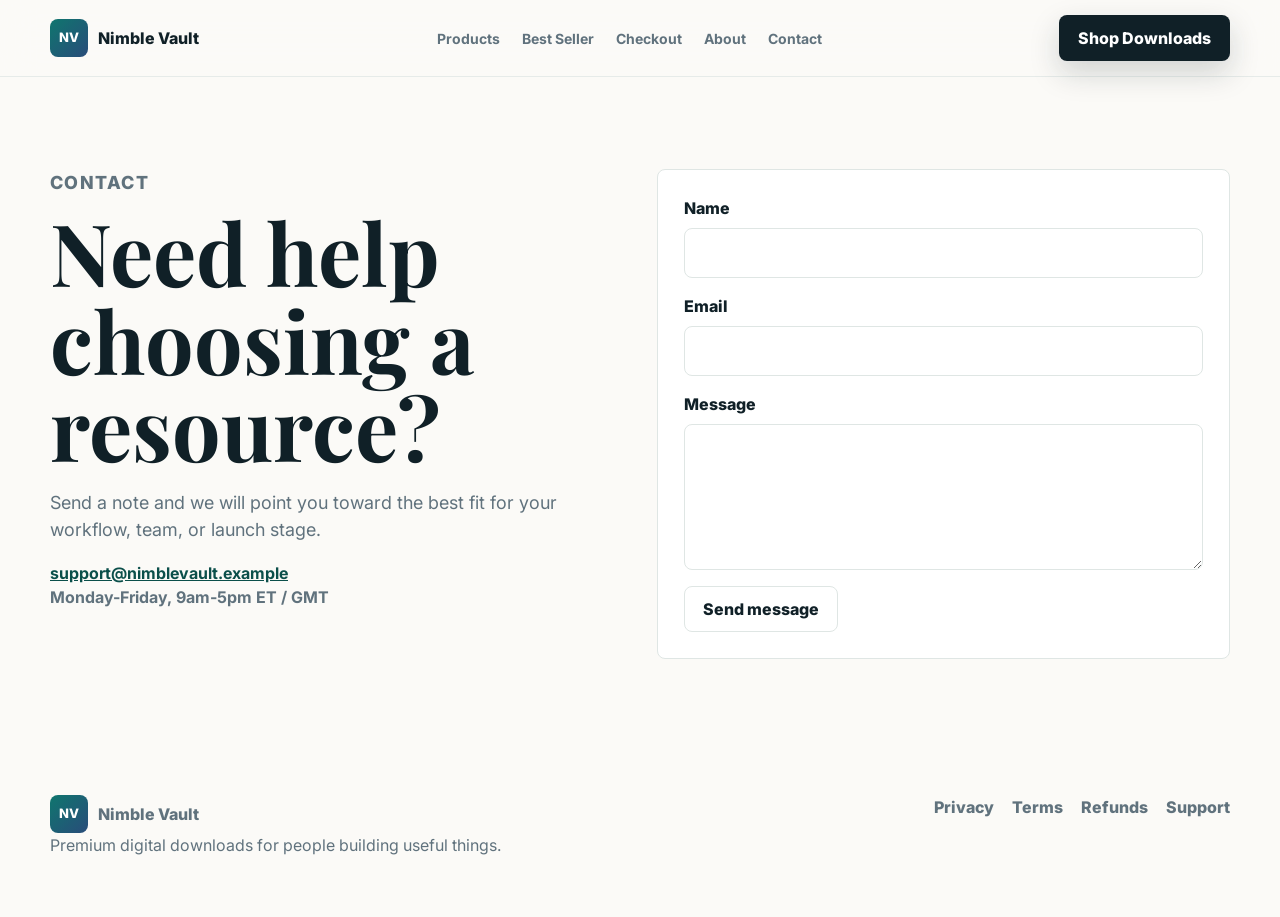
<file: contact.html>
<!DOCTYPE html>
<html lang="en">
  <head><meta charset="UTF-8" /><meta name="viewport" content="width=device-width, initial-scale=1.0" /><meta name="description" content="Contact Nimble Vault support for digital product questions." /><title>Contact | Nimble Vault</title><link rel="preconnect" href="https://fonts.googleapis.com" /><link rel="preconnect" href="https://fonts.gstatic.com" crossorigin /><link href="https://fonts.googleapis.com/css2?family=Inter:wght@400;500;600;700;800&family=Playfair+Display:wght@700&display=swap" rel="stylesheet" /><link rel="stylesheet" href="styles.css" /></head>
  <body><header class="site-header"><nav class="nav" aria-label="Primary navigation"><a class="brand" href="index.html"><span class="brand-mark" aria-hidden="true">NV</span><span>Nimble Vault</span></a><button class="nav-toggle" type="button" aria-expanded="false" aria-controls="navMenu"><span class="sr-only">Open navigation</span><span></span><span></span><span></span></button><div class="nav-menu" id="navMenu"><a href="catalog.html">Products</a><a href="product-ai-prompt-atlas.html">Best Seller</a><a href="checkout.html">Checkout</a><a href="about.html">About</a><a href="contact.html">Contact</a></div><a class="nav-cta" href="checkout.html">Shop Downloads</a></nav></header><main><section class="section contact-layout"><div class="reveal"><p class="eyebrow">Contact</p><h1>Need help choosing a resource?</h1><p>Send a note and we will point you toward the best fit for your workflow, team, or launch stage.</p><address><a href="mailto:support@nimblevault.example">support@nimblevault.example</a><br />Monday-Friday, 9am-5pm ET / GMT</address></div><form class="contact-form reveal"><label>Name<input type="text" name="name" autocomplete="name" required /></label><label>Email<input type="email" name="contact-email" autocomplete="email" required /></label><label>Message<textarea name="message" rows="5" required></textarea></label><button class="button button-secondary" type="submit">Send message</button></form></section></main><footer class="footer"><div><a class="brand" href="index.html"><span class="brand-mark" aria-hidden="true">NV</span><span>Nimble Vault</span></a><p>Premium digital downloads for people building useful things.</p></div><nav aria-label="Footer navigation"><a href="privacy.html">Privacy</a><a href="terms.html">Terms</a><a href="refund.html">Refunds</a><a href="contact.html">Support</a></nav></footer><script src="script.js"></script></body>
</html>
</file>
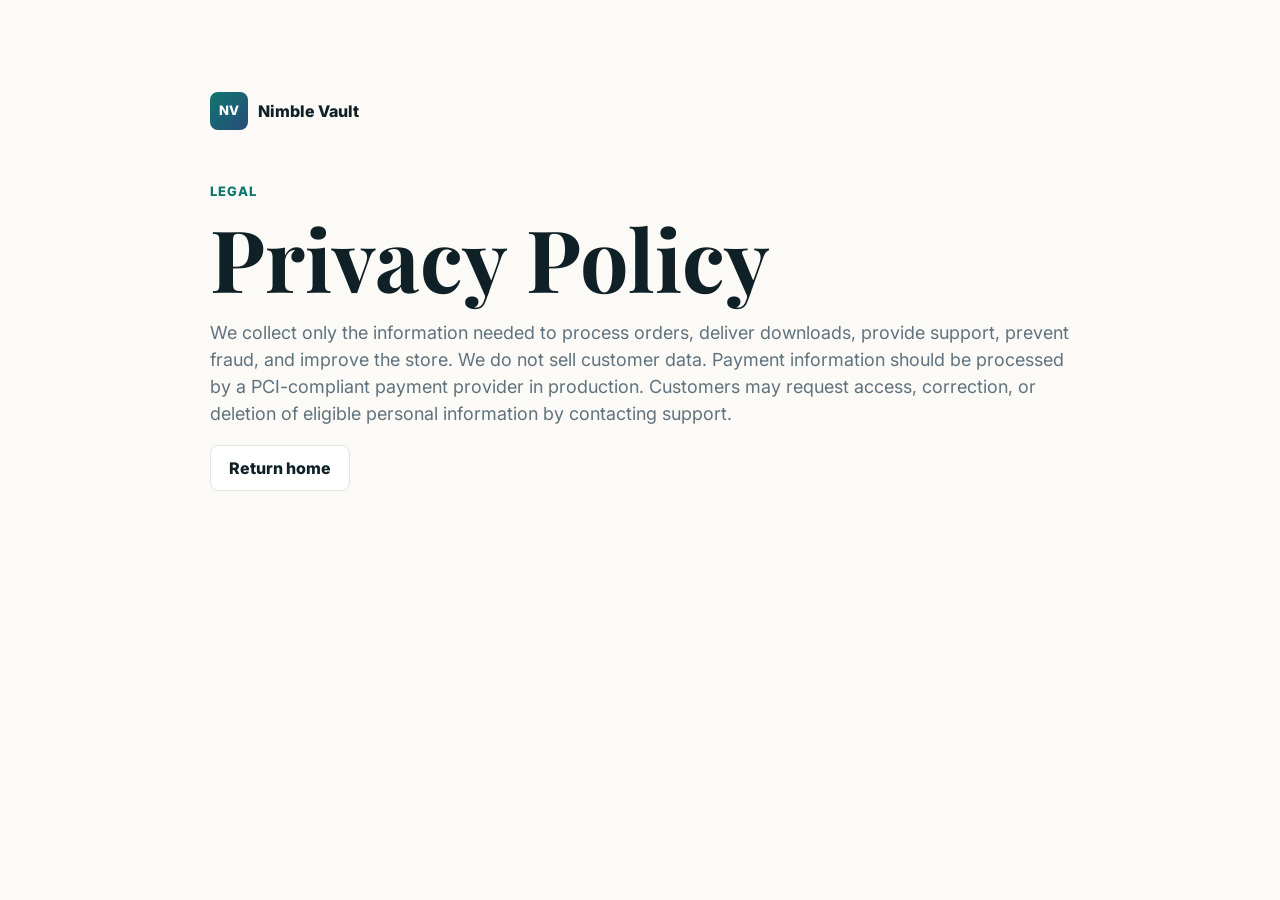
<file: privacy.html>
<!DOCTYPE html>
<html lang="en">
  <head><meta charset="UTF-8" /><meta name="viewport" content="width=device-width, initial-scale=1.0" /><meta name="description" content="Nimble Vault privacy policy." /><title>Privacy Policy | Nimble Vault</title><link rel="preconnect" href="https://fonts.googleapis.com" /><link rel="preconnect" href="https://fonts.gstatic.com" crossorigin /><link href="https://fonts.googleapis.com/css2?family=Inter:wght@400;500;600;700;800&family=Playfair+Display:wght@700&display=swap" rel="stylesheet" /><link rel="stylesheet" href="styles.css" /></head>
  <body><main><section class="section policy-page"><a class="brand" href="index.html"><span class="brand-mark" aria-hidden="true">NV</span><span>Nimble Vault</span></a><p class="eyebrow">Legal</p><h1>Privacy Policy</h1><p>We collect only the information needed to process orders, deliver downloads, provide support, prevent fraud, and improve the store. We do not sell customer data. Payment information should be processed by a PCI-compliant payment provider in production. Customers may request access, correction, or deletion of eligible personal information by contacting support.</p><a class="button button-secondary" href="index.html">Return home</a></section></main></body>
</html>
</file>
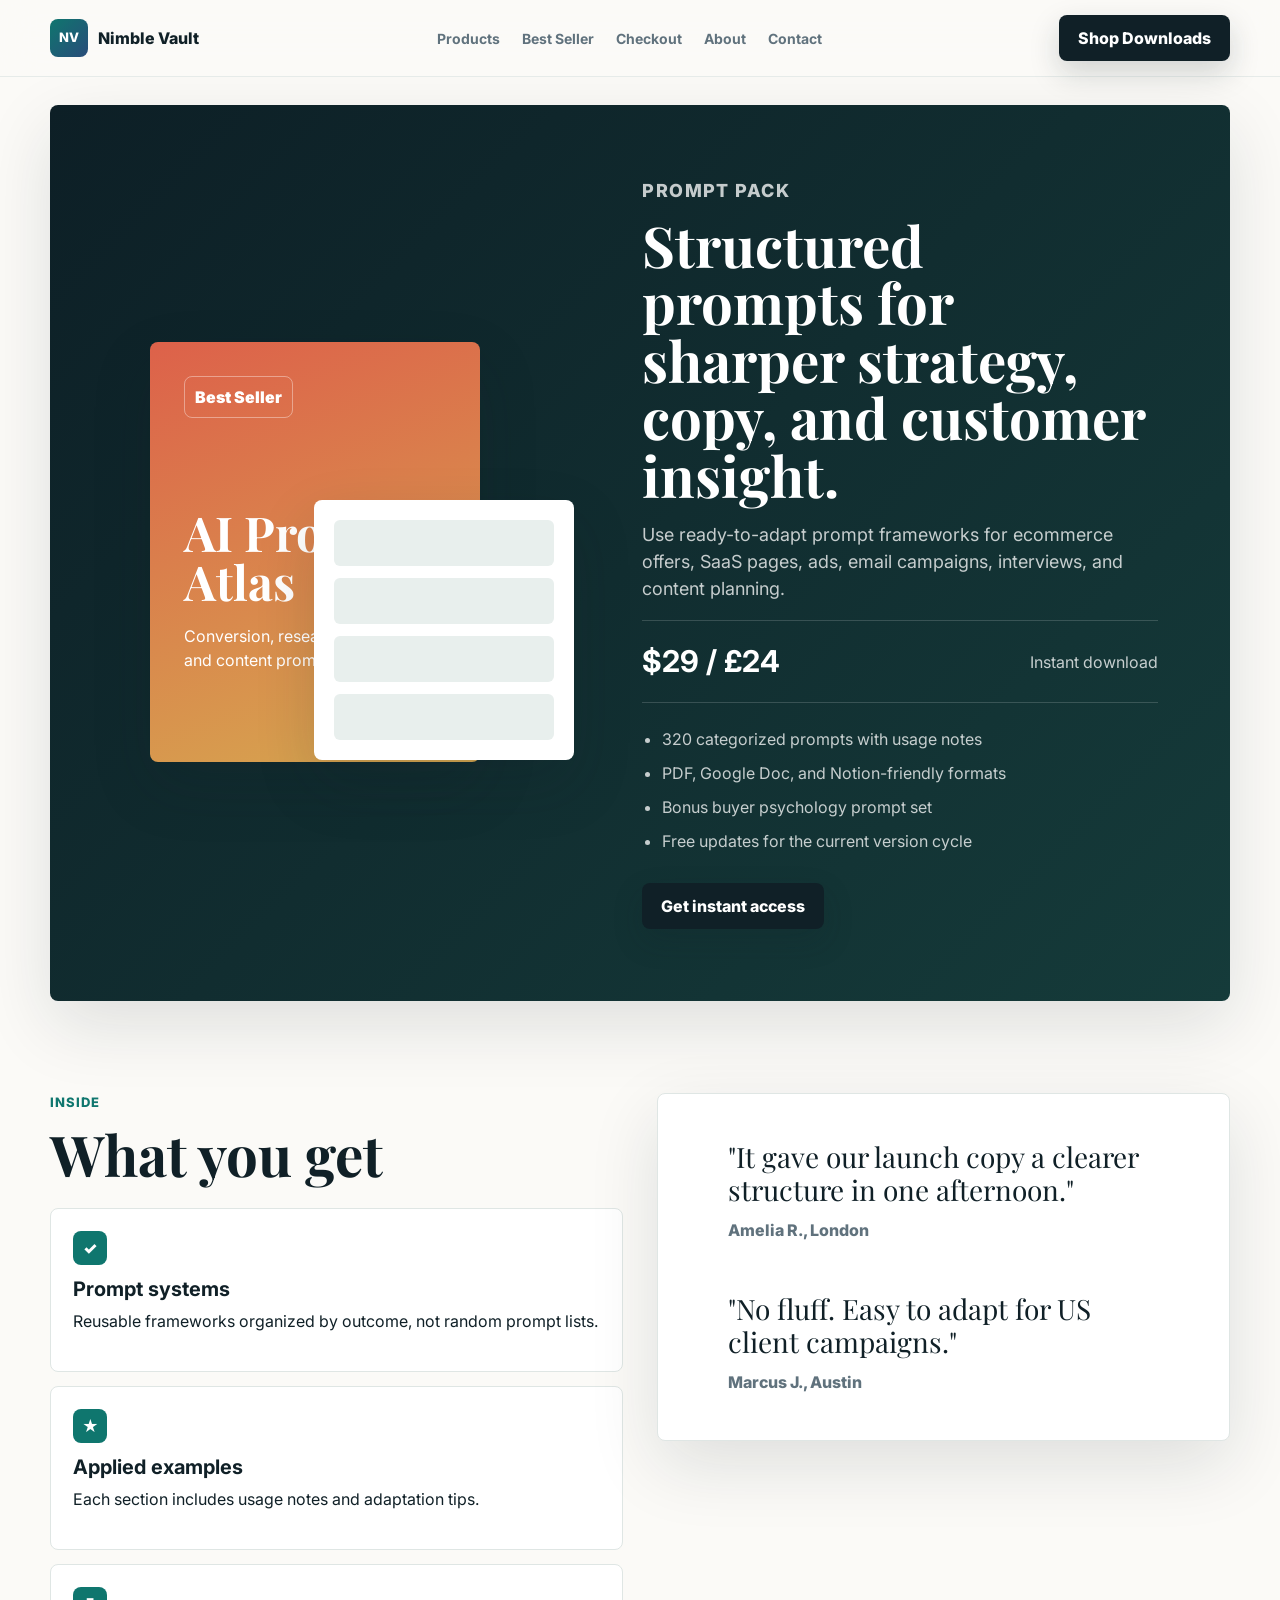
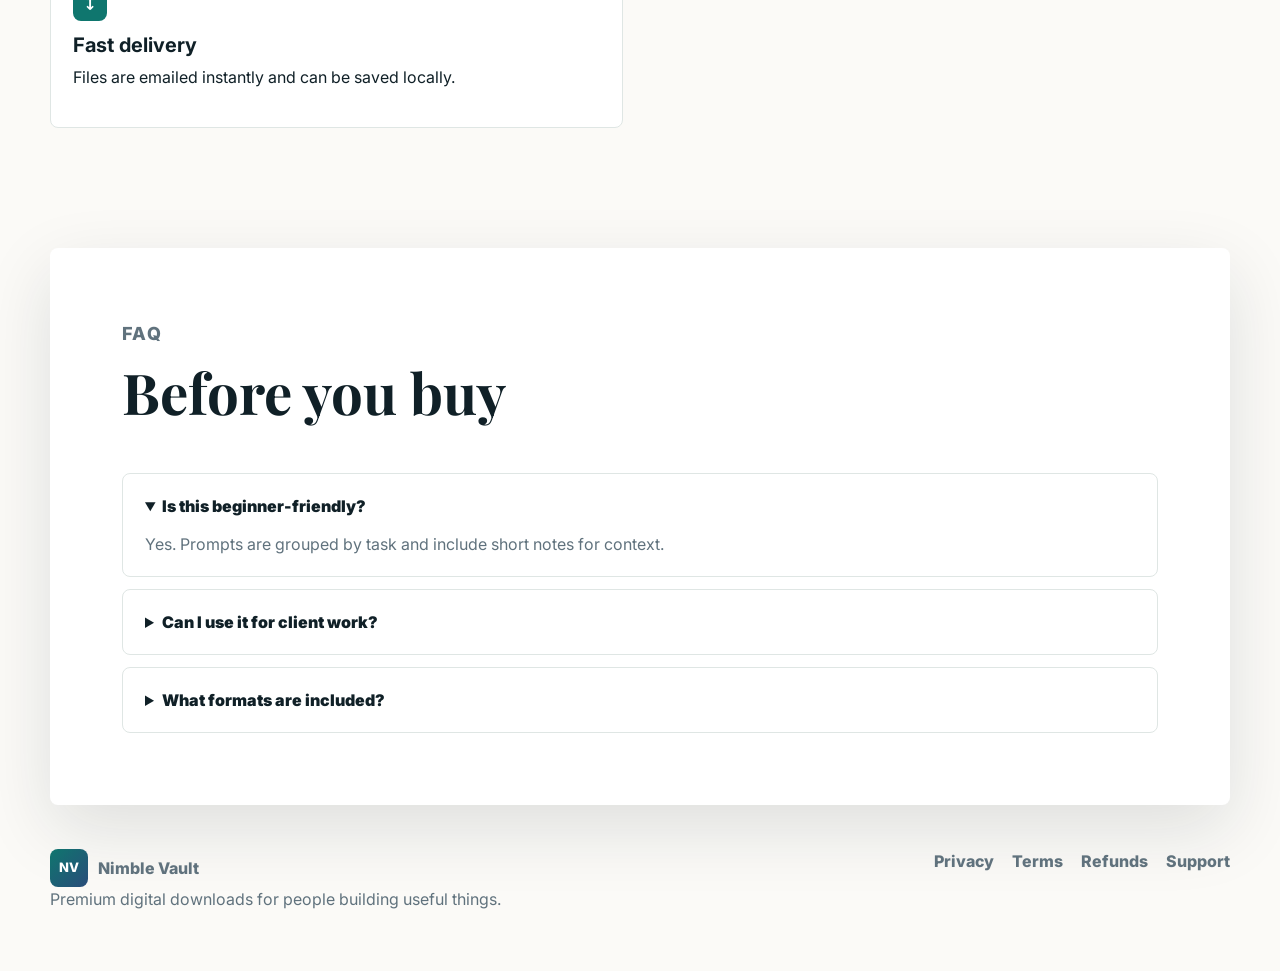
<file: product-ai-prompt-atlas.html>
<!DOCTYPE html>
<html lang="en">
  <head>
    <meta charset="UTF-8" />
    <meta name="viewport" content="width=device-width, initial-scale=1.0" />
    <meta name="description" content="AI Prompt Atlas product page with features, testimonials, FAQs, and secure checkout CTA." />
    <title>AI Prompt Atlas | Nimble Vault</title>
    <link rel="preconnect" href="https://fonts.googleapis.com" />
    <link rel="preconnect" href="https://fonts.gstatic.com" crossorigin />
    <link href="https://fonts.googleapis.com/css2?family=Inter:wght@400;500;600;700;800&family=Playfair+Display:wght@700&display=swap" rel="stylesheet" />
    <link rel="stylesheet" href="styles.css" />
  </head>
  <body>
    <header class="site-header"><nav class="nav" aria-label="Primary navigation"><a class="brand" href="index.html"><span class="brand-mark" aria-hidden="true">NV</span><span>Nimble Vault</span></a><button class="nav-toggle" type="button" aria-expanded="false" aria-controls="navMenu"><span class="sr-only">Open navigation</span><span></span><span></span><span></span></button><div class="nav-menu" id="navMenu"><a href="catalog.html">Products</a><a href="product-ai-prompt-atlas.html">Best Seller</a><a href="checkout.html">Checkout</a><a href="about.html">About</a><a href="contact.html">Contact</a></div><a class="nav-cta" href="checkout.html">Shop Downloads</a></nav></header>
    <main>
      <section class="product-detail section-band">
        <div class="detail-media reveal" aria-label="AI Prompt Atlas preview"><div class="detail-cover"><span>Best Seller</span><h1>AI Prompt Atlas</h1><p>Conversion, research, strategy, and content prompts.</p></div><div class="preview-sheet"><span></span><span></span><span></span><span></span></div></div>
        <div class="detail-copy reveal"><p class="eyebrow">Prompt pack</p><h2>Structured prompts for sharper strategy, copy, and customer insight.</h2><p>Use ready-to-adapt prompt frameworks for ecommerce offers, SaaS pages, ads, email campaigns, interviews, and content planning.</p><div class="price-row"><strong>$29 / £24</strong><span>Instant download</span></div><ul class="feature-list"><li>320 categorized prompts with usage notes</li><li>PDF, Google Doc, and Notion-friendly formats</li><li>Bonus buyer psychology prompt set</li><li>Free updates for the current version cycle</li></ul><a class="button button-primary" href="checkout.html">Get instant access</a></div>
      </section>
      <section class="section split-section"><div class="reveal"><p class="eyebrow">Inside</p><h2>What you get</h2><div class="benefit-list"><article><span class="icon" aria-hidden="true">✓</span><h3>Prompt systems</h3><p>Reusable frameworks organized by outcome, not random prompt lists.</p></article><article><span class="icon" aria-hidden="true">★</span><h3>Applied examples</h3><p>Each section includes usage notes and adaptation tips.</p></article><article><span class="icon" aria-hidden="true">↧</span><h3>Fast delivery</h3><p>Files are emailed instantly and can be saved locally.</p></article></div></div><aside class="testimonial-panel reveal"><figure><blockquote>"It gave our launch copy a clearer structure in one afternoon."</blockquote><figcaption>Amelia R., London</figcaption></figure><figure><blockquote>"No fluff. Easy to adapt for US client campaigns."</blockquote><figcaption>Marcus J., Austin</figcaption></figure></aside></section>
      <section class="faq section-band" aria-label="Frequently asked questions"><div class="section-heading reveal"><p class="eyebrow">FAQ</p><h2>Before you buy</h2></div><div class="faq-list reveal"><details open><summary>Is this beginner-friendly?</summary><p>Yes. Prompts are grouped by task and include short notes for context.</p></details><details><summary>Can I use it for client work?</summary><p>Yes, internal and client-use is allowed. Reselling the files is not.</p></details><details><summary>What formats are included?</summary><p>PDF, Google Doc copy, and Notion-friendly text sections.</p></details></div></section>
    </main>
    <footer class="footer"><div><a class="brand" href="index.html"><span class="brand-mark" aria-hidden="true">NV</span><span>Nimble Vault</span></a><p>Premium digital downloads for people building useful things.</p></div><nav aria-label="Footer navigation"><a href="privacy.html">Privacy</a><a href="terms.html">Terms</a><a href="refund.html">Refunds</a><a href="contact.html">Support</a></nav></footer>
    <script src="script.js"></script>
  </body>
</html>
</file>
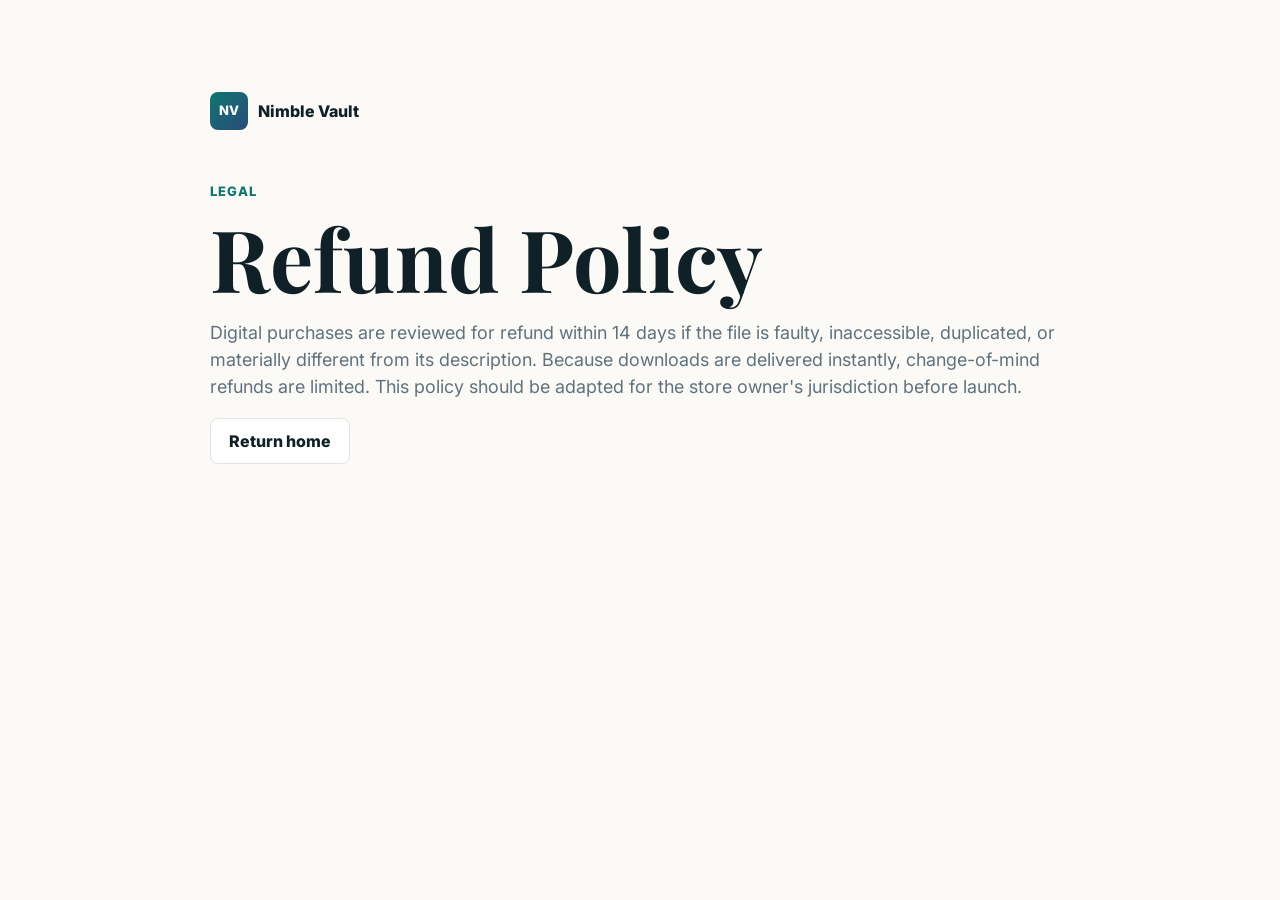
<file: refund.html>
<!DOCTYPE html>
<html lang="en">
  <head><meta charset="UTF-8" /><meta name="viewport" content="width=device-width, initial-scale=1.0" /><meta name="description" content="Nimble Vault refund policy." /><title>Refund Policy | Nimble Vault</title><link rel="preconnect" href="https://fonts.googleapis.com" /><link rel="preconnect" href="https://fonts.gstatic.com" crossorigin /><link href="https://fonts.googleapis.com/css2?family=Inter:wght@400;500;600;700;800&family=Playfair+Display:wght@700&display=swap" rel="stylesheet" /><link rel="stylesheet" href="styles.css" /></head>
  <body><main><section class="section policy-page"><a class="brand" href="index.html"><span class="brand-mark" aria-hidden="true">NV</span><span>Nimble Vault</span></a><p class="eyebrow">Legal</p><h1>Refund Policy</h1><p>Digital purchases are reviewed for refund within 14 days if the file is faulty, inaccessible, duplicated, or materially different from its description. Because downloads are delivered instantly, change-of-mind refunds are limited. This policy should be adapted for the store owner's jurisdiction before launch.</p><a class="button button-secondary" href="index.html">Return home</a></section></main></body>
</html>
</file>
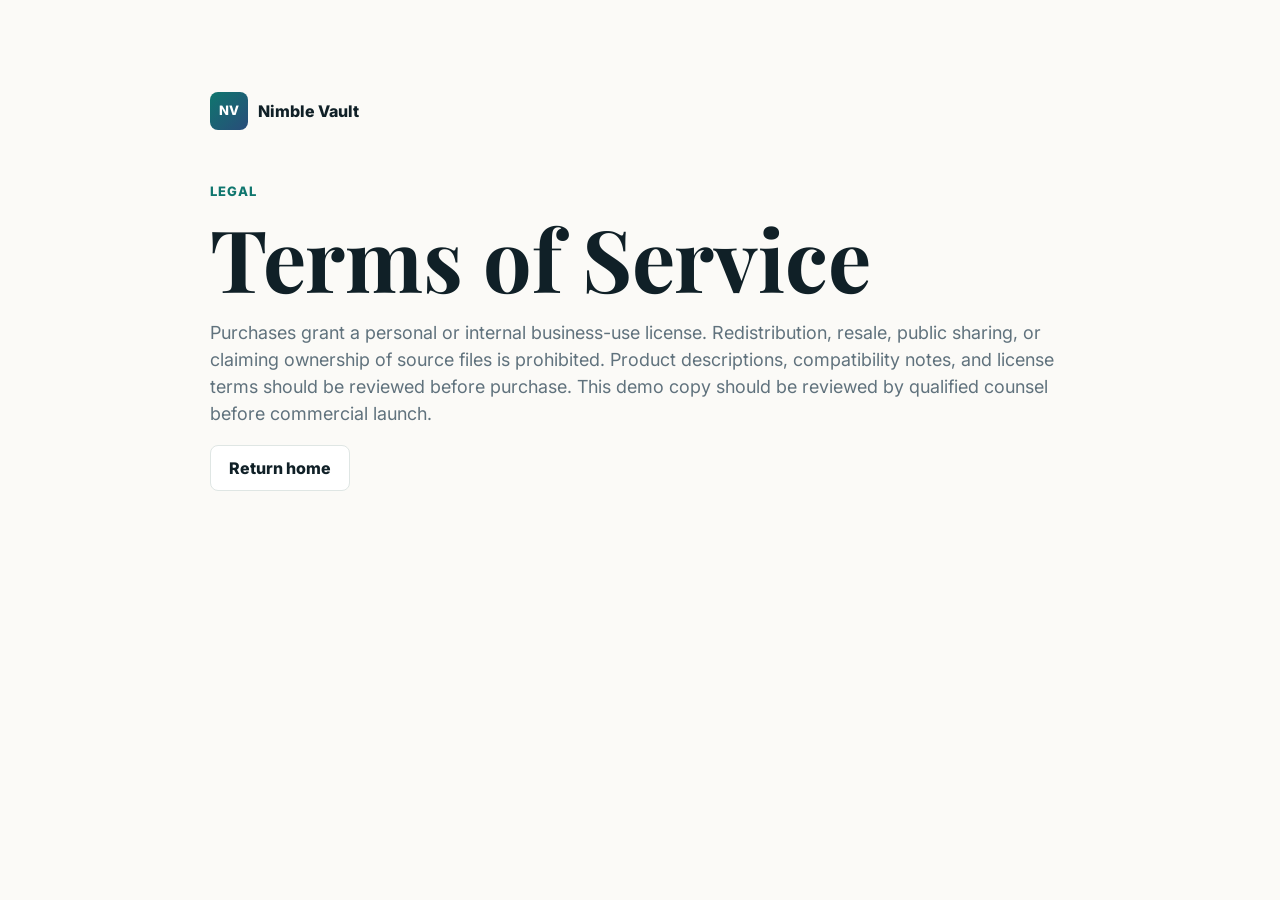
<file: terms.html>
<!DOCTYPE html>
<html lang="en">
  <head><meta charset="UTF-8" /><meta name="viewport" content="width=device-width, initial-scale=1.0" /><meta name="description" content="Nimble Vault terms of service." /><title>Terms of Service | Nimble Vault</title><link rel="preconnect" href="https://fonts.googleapis.com" /><link rel="preconnect" href="https://fonts.gstatic.com" crossorigin /><link href="https://fonts.googleapis.com/css2?family=Inter:wght@400;500;600;700;800&family=Playfair+Display:wght@700&display=swap" rel="stylesheet" /><link rel="stylesheet" href="styles.css" /></head>
  <body><main><section class="section policy-page"><a class="brand" href="index.html"><span class="brand-mark" aria-hidden="true">NV</span><span>Nimble Vault</span></a><p class="eyebrow">Legal</p><h1>Terms of Service</h1><p>Purchases grant a personal or internal business-use license. Redistribution, resale, public sharing, or claiming ownership of source files is prohibited. Product descriptions, compatibility notes, and license terms should be reviewed before purchase. This demo copy should be reviewed by qualified counsel before commercial launch.</p><a class="button button-secondary" href="index.html">Return home</a></section></main></body>
</html>
</file>
<file: styles.css>
:root {
  --ink: #102027;
  --muted: #60727d;
  --paper: #fbfaf7;
  --surface: #ffffff;
  --line: #dfe6e4;
  --teal: #0f766e;
  --teal-dark: #0b4f4a;
  --coral: #dd614a;
  --gold: #d6a84f;
  --blue: #294c7a;
  --shadow: 0 24px 70px rgba(18, 32, 39, 0.12);
  --radius: 8px;
}

* {
  box-sizing: border-box;
}

html {
  scroll-behavior: smooth;
}

body {
  margin: 0;
  color: var(--ink);
  background: var(--paper);
  font-family: Inter, system-ui, -apple-system, BlinkMacSystemFont, "Segoe UI", sans-serif;
  line-height: 1.5;
}

body.menu-open {
  overflow: hidden;
}

img,
svg {
  max-width: 100%;
}

a {
  color: inherit;
}

button,
input,
select,
textarea {
  font: inherit;
}

.skip-link {
  position: absolute;
  left: 16px;
  top: -44px;
  z-index: 20;
  padding: 10px 14px;
  color: #fff;
  background: var(--ink);
  border-radius: 6px;
  transition: top 0.2s ease;
}

.skip-link:focus {
  top: 16px;
}

.sr-only {
  position: absolute;
  width: 1px;
  height: 1px;
  padding: 0;
  margin: -1px;
  overflow: hidden;
  clip: rect(0, 0, 0, 0);
  white-space: nowrap;
  border: 0;
}

.site-header {
  position: sticky;
  top: 0;
  z-index: 10;
  background: rgba(251, 250, 247, 0.88);
  backdrop-filter: blur(18px);
  border-bottom: 1px solid rgba(223, 230, 228, 0.75);
}

.nav {
  width: min(100% - 40px, 1180px);
  min-height: 76px;
  margin: 0 auto;
  display: flex;
  align-items: center;
  justify-content: space-between;
  gap: 24px;
}

.brand {
  display: inline-flex;
  align-items: center;
  gap: 10px;
  text-decoration: none;
  font-weight: 800;
}

.brand-mark {
  display: grid;
  place-items: center;
  width: 38px;
  height: 38px;
  border-radius: 8px;
  color: #fff;
  background: linear-gradient(135deg, var(--teal), var(--blue));
  font-size: 13px;
  letter-spacing: 0;
}

.nav-menu {
  display: flex;
  align-items: center;
  gap: 22px;
  color: var(--muted);
  font-size: 14px;
  font-weight: 700;
}

.nav-menu a,
.footer a {
  text-decoration: none;
}

.nav-menu a:hover,
.footer a:hover {
  color: var(--teal);
}

.nav-cta,
.button {
  display: inline-flex;
  align-items: center;
  justify-content: center;
  min-height: 46px;
  padding: 0 18px;
  border: 1px solid transparent;
  border-radius: 8px;
  text-decoration: none;
  font-weight: 800;
  cursor: pointer;
  transition: transform 0.2s ease, box-shadow 0.2s ease, background 0.2s ease;
}

.nav-cta,
.button-primary {
  color: #fff;
  background: var(--ink);
  box-shadow: 0 12px 30px rgba(16, 32, 39, 0.18);
}

.button-secondary {
  color: var(--ink);
  background: #fff;
  border-color: var(--line);
}

.button:hover,
.nav-cta:hover {
  transform: translateY(-2px);
  box-shadow: 0 18px 40px rgba(16, 32, 39, 0.18);
}

.nav-toggle {
  display: none;
  width: 44px;
  height: 44px;
  padding: 0;
  border: 1px solid var(--line);
  border-radius: 8px;
  background: #fff;
}

.nav-toggle span:not(.sr-only) {
  display: block;
  width: 18px;
  height: 2px;
  margin: 4px auto;
  background: var(--ink);
}

.section,
.section-band,
.proof-bar,
.footer {
  width: min(100% - 40px, 1180px);
  margin: 0 auto;
}

.section {
  padding: 92px 0;
}

.section-band {
  margin-top: 28px;
  padding: 72px;
  border-radius: var(--radius);
  background: #fff;
  box-shadow: var(--shadow);
}

.hero {
  display: grid;
  grid-template-columns: minmax(0, 1.02fr) minmax(360px, 0.78fr);
  align-items: center;
  gap: 60px;
  min-height: calc(100svh - 124px);
  background:
    radial-gradient(circle at 95% 12%, rgba(214, 168, 79, 0.24), transparent 24%),
    linear-gradient(135deg, #ffffff 0%, #f4f8f6 100%);
}

.eyebrow {
  margin: 0 0 12px;
  color: var(--teal);
  font-size: 13px;
  font-weight: 800;
  letter-spacing: 0.08em;
  text-transform: uppercase;
}

h1,
h2,
h3,
p {
  margin-top: 0;
}

h1,
h2 {
  max-width: 820px;
  margin-bottom: 18px;
  font-family: "Playfair Display", Georgia, serif;
  line-height: 1.02;
  letter-spacing: 0;
}

h1 {
  font-size: clamp(48px, 7vw, 86px);
}

h2 {
  font-size: clamp(34px, 4.4vw, 58px);
}

h3 {
  margin-bottom: 8px;
  font-size: 20px;
  line-height: 1.2;
}

.hero-text,
.section-heading p,
.detail-copy p,
.about-layout p,
.contact-layout p {
  max-width: 660px;
  color: var(--muted);
  font-size: 18px;
}

.hero-actions {
  display: flex;
  flex-wrap: wrap;
  gap: 12px;
  margin: 30px 0 22px;
}

.trust-strip {
  display: flex;
  flex-wrap: wrap;
  gap: 10px;
  padding: 0;
  margin: 0;
  list-style: none;
  color: var(--muted);
  font-size: 14px;
  font-weight: 700;
}

.trust-strip li {
  padding: 9px 12px;
  border: 1px solid var(--line);
  border-radius: 8px;
  background: rgba(255, 255, 255, 0.72);
}

.hero-visual {
  position: relative;
  min-height: 520px;
}

.mockup-stack {
  position: absolute;
  inset: 34px 0 0 36px;
}

.product-cover,
.screen-card,
.detail-cover,
.preview-sheet,
.metric-card {
  border-radius: 8px;
  box-shadow: 0 24px 60px rgba(16, 32, 39, 0.16);
}

.product-cover {
  position: absolute;
  display: flex;
  flex-direction: column;
  justify-content: space-between;
  padding: 28px;
  color: #fff;
  overflow: hidden;
}

.product-cover::after {
  content: "";
  position: absolute;
  inset: auto -30px -42px auto;
  width: 160px;
  height: 160px;
  border: 18px solid rgba(255, 255, 255, 0.18);
  border-radius: 50%;
}

.cover-main {
  z-index: 2;
  width: 270px;
  height: 360px;
  background: linear-gradient(145deg, var(--teal-dark), var(--blue));
}

.cover-side {
  left: 210px;
  top: 56px;
  width: 210px;
  height: 286px;
  background: linear-gradient(145deg, var(--coral), var(--gold));
}

.product-cover span {
  font-weight: 800;
}

.product-cover strong {
  font-size: 52px;
  line-height: 1;
}

.screen-card {
  position: absolute;
  z-index: 3;
  left: 122px;
  top: 290px;
  width: 310px;
  padding: 20px;
  background: rgba(255, 255, 255, 0.94);
}

.screen-top,
.screen-line,
.screen-grid span {
  border-radius: 6px;
  background: #e7efed;
}

.screen-top {
  width: 92px;
  height: 14px;
  margin-bottom: 18px;
  background: var(--teal);
}

.screen-line {
  width: 72%;
  height: 10px;
  margin-bottom: 10px;
}

.screen-line.wide {
  width: 100%;
}

.screen-grid {
  display: grid;
  grid-template-columns: repeat(4, 1fr);
  gap: 8px;
  margin-top: 18px;
}

.screen-grid span {
  aspect-ratio: 1;
}

.metric-card {
  position: absolute;
  z-index: 4;
  width: 160px;
  padding: 18px;
  background: #fff;
}

.metric-card strong {
  display: block;
  font-size: 26px;
}

.metric-card span {
  color: var(--muted);
  font-size: 13px;
  font-weight: 700;
}

.metric-one {
  right: 0;
  top: 34px;
}

.metric-two {
  left: 0;
  bottom: 34px;
}

.proof-bar {
  display: flex;
  align-items: center;
  justify-content: space-between;
  gap: 30px;
  padding: 22px 0;
  color: var(--muted);
  border-bottom: 1px solid var(--line);
}

.proof-bar p {
  margin: 0;
  font-weight: 700;
}

.logo-row {
  display: flex;
  flex-wrap: wrap;
  gap: 10px;
}

.logo-row span {
  padding: 8px 12px;
  border: 1px solid var(--line);
  border-radius: 8px;
  background: #fff;
  font-size: 13px;
  font-weight: 800;
}

.section-heading {
  display: grid;
  gap: 4px;
  margin-bottom: 34px;
}

.page-hero {
  padding-bottom: 36px;
}

.catalog-page {
  padding-top: 24px;
}

.catalog-tools {
  display: flex;
  flex-wrap: wrap;
  gap: 10px;
  margin-bottom: 24px;
}

.filter-button {
  min-height: 42px;
  padding: 0 16px;
  border: 1px solid var(--line);
  border-radius: 8px;
  color: var(--muted);
  background: #fff;
  font-weight: 800;
  cursor: pointer;
}

.filter-button.active,
.filter-button:hover {
  color: #fff;
  background: var(--teal-dark);
  border-color: var(--teal-dark);
}

.product-grid,
.policies {
  display: grid;
  grid-template-columns: repeat(3, minmax(0, 1fr));
  gap: 18px;
}

.product-card,
.policy-card,
.benefit-list article,
.values article,
.testimonial-panel,
.checkout-form,
.order-summary,
.contact-form {
  border: 1px solid var(--line);
  border-radius: var(--radius);
  background: #fff;
}

.product-card {
  overflow: hidden;
  transition: transform 0.2s ease, box-shadow 0.2s ease;
}

.product-card:hover {
  transform: translateY(-4px);
  box-shadow: var(--shadow);
}

.product-card.is-hidden {
  display: none;
}

.product-art {
  display: grid;
  place-items: center;
  height: 188px;
  color: #fff;
  font-size: 58px;
  font-weight: 900;
}

.art-ai { background: linear-gradient(135deg, #0f766e, #294c7a); }
.art-template { background: linear-gradient(135deg, #dd614a, #d6a84f); }
.art-ebook { background: linear-gradient(135deg, #102027, #60727d); }
.art-planner { background: linear-gradient(135deg, #294c7a, #7d9cc0); }
.art-finance { background: linear-gradient(135deg, #0b4f4a, #d6a84f); }
.art-email { background: linear-gradient(135deg, #7a3f34, #dd614a); }

.product-body {
  padding: 22px;
}

.product-type {
  margin-bottom: 8px;
  color: var(--teal);
  font-size: 12px;
  font-weight: 900;
  letter-spacing: 0.08em;
  text-transform: uppercase;
}

.product-body p:not(.product-type) {
  color: var(--muted);
}

.card-footer,
.price-row,
.summary-item,
.summary-total {
  display: flex;
  align-items: center;
  justify-content: space-between;
  gap: 12px;
}

.card-footer {
  margin-top: 20px;
}

.card-footer a {
  color: var(--teal-dark);
  font-weight: 900;
}

.product-detail {
  display: grid;
  grid-template-columns: 0.9fr 1fr;
  align-items: center;
  gap: 56px;
  background: linear-gradient(135deg, #0d1f26, #153b3a);
  color: #fff;
}

.product-detail .eyebrow,
.product-detail .detail-copy p,
.product-detail .feature-list,
.product-detail .price-row span {
  color: rgba(255, 255, 255, 0.76);
}

.detail-media {
  position: relative;
  min-height: 470px;
}

.detail-cover {
  position: absolute;
  inset: 24px auto auto 28px;
  width: 330px;
  min-height: 420px;
  padding: 34px;
  background: linear-gradient(160deg, var(--coral), var(--gold));
}

.detail-cover span {
  display: inline-flex;
  padding: 8px 10px;
  margin-bottom: 90px;
  border: 1px solid rgba(255, 255, 255, 0.38);
  border-radius: 8px;
  font-weight: 900;
}

.detail-cover h1,
.detail-cover h2 {
  font-size: 48px;
}

.preview-sheet {
  position: absolute;
  right: 12px;
  bottom: 28px;
  display: grid;
  gap: 12px;
  width: 260px;
  padding: 20px;
  background: #fff;
}

.preview-sheet span {
  height: 46px;
  border-radius: 6px;
  background: #e8efed;
}

.price-row {
  padding: 18px 0;
  border-top: 1px solid rgba(255, 255, 255, 0.16);
  border-bottom: 1px solid rgba(255, 255, 255, 0.16);
}

.price-row strong {
  font-size: 30px;
}

.feature-list {
  display: grid;
  gap: 10px;
  padding-left: 20px;
  margin: 24px 0 30px;
}

.split-section,
.about-layout,
.contact-layout,
.checkout-layout {
  display: grid;
  grid-template-columns: 1fr 1fr;
  gap: 34px;
  align-items: start;
}

.benefit-list,
.values {
  display: grid;
  gap: 14px;
  margin-top: 26px;
}

.benefit-list article,
.values article {
  padding: 22px;
}

.icon {
  display: grid;
  place-items: center;
  width: 34px;
  height: 34px;
  margin-bottom: 12px;
  border-radius: 8px;
  color: #fff;
  background: var(--teal);
  font-weight: 900;
}

.testimonial-panel {
  display: grid;
  gap: 18px;
  padding: 30px;
  box-shadow: var(--shadow);
}

blockquote {
  margin: 0 0 12px;
  font-family: "Playfair Display", Georgia, serif;
  font-size: 28px;
  line-height: 1.18;
}

figcaption {
  color: var(--muted);
  font-weight: 800;
}

.checkout {
  background:
    linear-gradient(135deg, rgba(15, 118, 110, 0.08), rgba(214, 168, 79, 0.1)),
    #fff;
}

.checkout-form,
.order-summary,
.contact-form {
  padding: 26px;
}

label {
  display: grid;
  gap: 8px;
  margin-bottom: 16px;
  color: var(--ink);
  font-weight: 800;
}

input,
select,
textarea {
  width: 100%;
  min-height: 48px;
  padding: 12px 14px;
  border: 1px solid var(--line);
  border-radius: 8px;
  color: var(--ink);
  background: #fff;
}

input:focus,
select:focus,
textarea:focus,
button:focus-visible,
a:focus-visible {
  outline: 3px solid rgba(15, 118, 110, 0.32);
  outline-offset: 3px;
}

.form-grid {
  display: grid;
  grid-template-columns: 1fr 1fr;
  gap: 14px;
}

.full-width {
  width: 100%;
}

.secure-note {
  margin: 14px 0 0;
  color: var(--muted);
  font-size: 14px;
  text-align: center;
}

.summary-item,
.summary-total {
  padding: 16px 0;
  border-bottom: 1px solid var(--line);
}

.summary-total {
  font-size: 22px;
}

.badge-grid {
  display: grid;
  grid-template-columns: 1fr 1fr;
  gap: 10px;
  margin-top: 22px;
}

.badge-grid span {
  padding: 10px;
  border-radius: 8px;
  color: var(--teal-dark);
  background: #e8f2f0;
  font-size: 13px;
  font-weight: 900;
}

.stats {
  display: grid;
  grid-template-columns: repeat(3, 1fr);
  gap: 12px;
  margin-top: 28px;
}

.stats span {
  padding: 16px;
  border: 1px solid var(--line);
  border-radius: 8px;
  background: #fff;
  color: var(--muted);
  font-weight: 800;
}

.stats strong {
  display: block;
  color: var(--ink);
  font-size: 28px;
}

.faq-list {
  display: grid;
  gap: 12px;
}

details {
  padding: 20px 22px;
  border: 1px solid var(--line);
  border-radius: 8px;
  background: #fff;
}

summary {
  cursor: pointer;
  font-weight: 900;
}

details p {
  margin: 14px 0 0;
  color: var(--muted);
}

.newsletter-box {
  display: grid;
  grid-template-columns: 1fr minmax(320px, 460px);
  align-items: center;
  gap: 28px;
  padding: 38px;
  border-radius: 8px;
  color: #fff;
  background:
    linear-gradient(135deg, rgba(221, 97, 74, 0.22), transparent),
    #102027;
}

.newsletter-box .eyebrow {
  color: #ffcf8a;
}

.newsletter-form {
  display: grid;
  grid-template-columns: 1fr auto;
  gap: 10px;
}

address {
  color: var(--muted);
  font-style: normal;
  font-weight: 700;
}

address a {
  color: var(--teal-dark);
}

.policies {
  background: #fff;
}

.policy-card {
  padding: 24px;
}

.policy-card p {
  color: var(--muted);
}

.policy-page {
  max-width: 860px;
}

.policy-page .brand {
  margin-bottom: 52px;
}

.policy-page p:not(.eyebrow) {
  color: var(--muted);
  font-size: 18px;
}

.footer {
  display: flex;
  justify-content: space-between;
  gap: 30px;
  padding: 44px 0;
  color: var(--muted);
}

.footer nav {
  display: flex;
  flex-wrap: wrap;
  gap: 18px;
  font-weight: 800;
}

.reveal {
  opacity: 0;
  transform: translateY(18px);
  transition: opacity 0.55s ease, transform 0.55s ease;
}

.reveal.is-visible {
  opacity: 1;
  transform: translateY(0);
}

@media (prefers-reduced-motion: reduce) {
  *,
  *::before,
  *::after {
    scroll-behavior: auto !important;
    transition-duration: 0.01ms !important;
    animation-duration: 0.01ms !important;
  }
}

@media (max-width: 980px) {
  .nav-cta {
    display: none;
  }

  .hero,
  .product-detail,
  .split-section,
  .about-layout,
  .contact-layout,
  .checkout-layout,
  .newsletter-box {
    grid-template-columns: 1fr;
  }

  .hero {
    min-height: auto;
  }

  .hero-visual {
    min-height: 500px;
  }

  .product-grid,
  .policies {
    grid-template-columns: repeat(2, minmax(0, 1fr));
  }
}

@media (max-width: 760px) {
  .nav {
    width: min(100% - 28px, 1180px);
  }

  .nav-toggle {
    display: block;
  }

  .nav-menu {
    position: fixed;
    inset: 76px 14px auto 14px;
    display: none;
    padding: 18px;
    border: 1px solid var(--line);
    border-radius: 8px;
    background: #fff;
    box-shadow: var(--shadow);
  }

  .nav-menu.is-open {
    display: grid;
    gap: 14px;
  }

  .section,
  .section-band,
  .proof-bar,
  .footer {
    width: min(100% - 28px, 1180px);
  }

  .section {
    padding: 64px 0;
  }

  .section-band {
    padding: 34px 22px;
  }

  .hero {
    margin-top: 16px;
  }

  .hero-visual {
    min-height: 410px;
  }

  .mockup-stack {
    inset: 12px 0 0 8px;
    transform: scale(0.78);
    transform-origin: top left;
  }

  .metric-card {
    position: relative;
    width: auto;
    inset: auto;
    margin-top: 10px;
  }

  .metric-one {
    margin-left: auto;
  }

  .proof-bar {
    align-items: flex-start;
    flex-direction: column;
  }

  .product-grid,
  .policies,
  .form-grid,
  .stats,
  .badge-grid,
  .newsletter-form {
    grid-template-columns: 1fr;
  }

  .detail-media {
    min-height: 440px;
  }

  .detail-cover {
    left: 0;
    width: min(100%, 330px);
  }

  .preview-sheet {
    right: 0;
    width: min(72%, 260px);
  }

  .footer {
    flex-direction: column;
  }
}

@media (max-width: 430px) {
  h1 {
    font-size: 42px;
  }

  h2,
  .detail-cover h2 {
    font-size: 34px;
  }

  .hero-actions,
  .button {
    width: 100%;
  }

  .product-cover strong {
    font-size: 42px;
  }

  .screen-card {
    left: 78px;
    width: 270px;
  }
}
</file>
